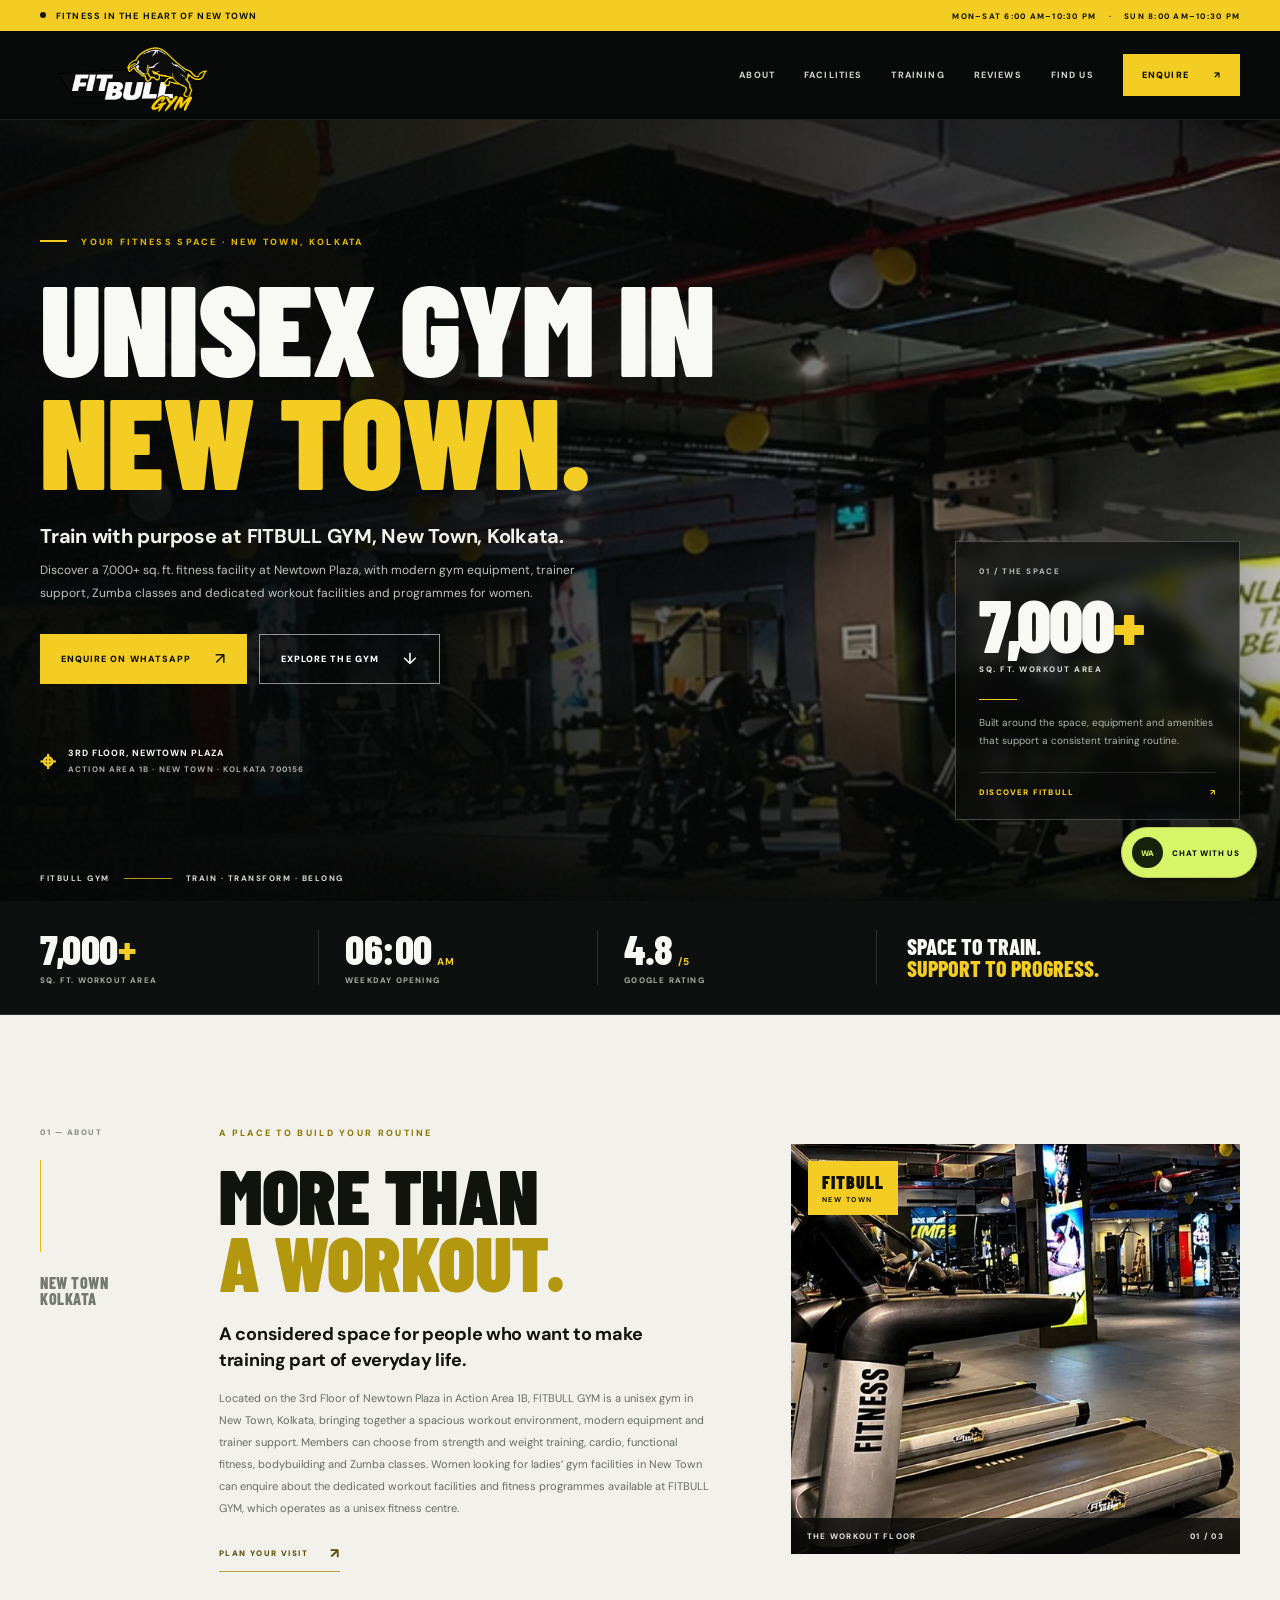
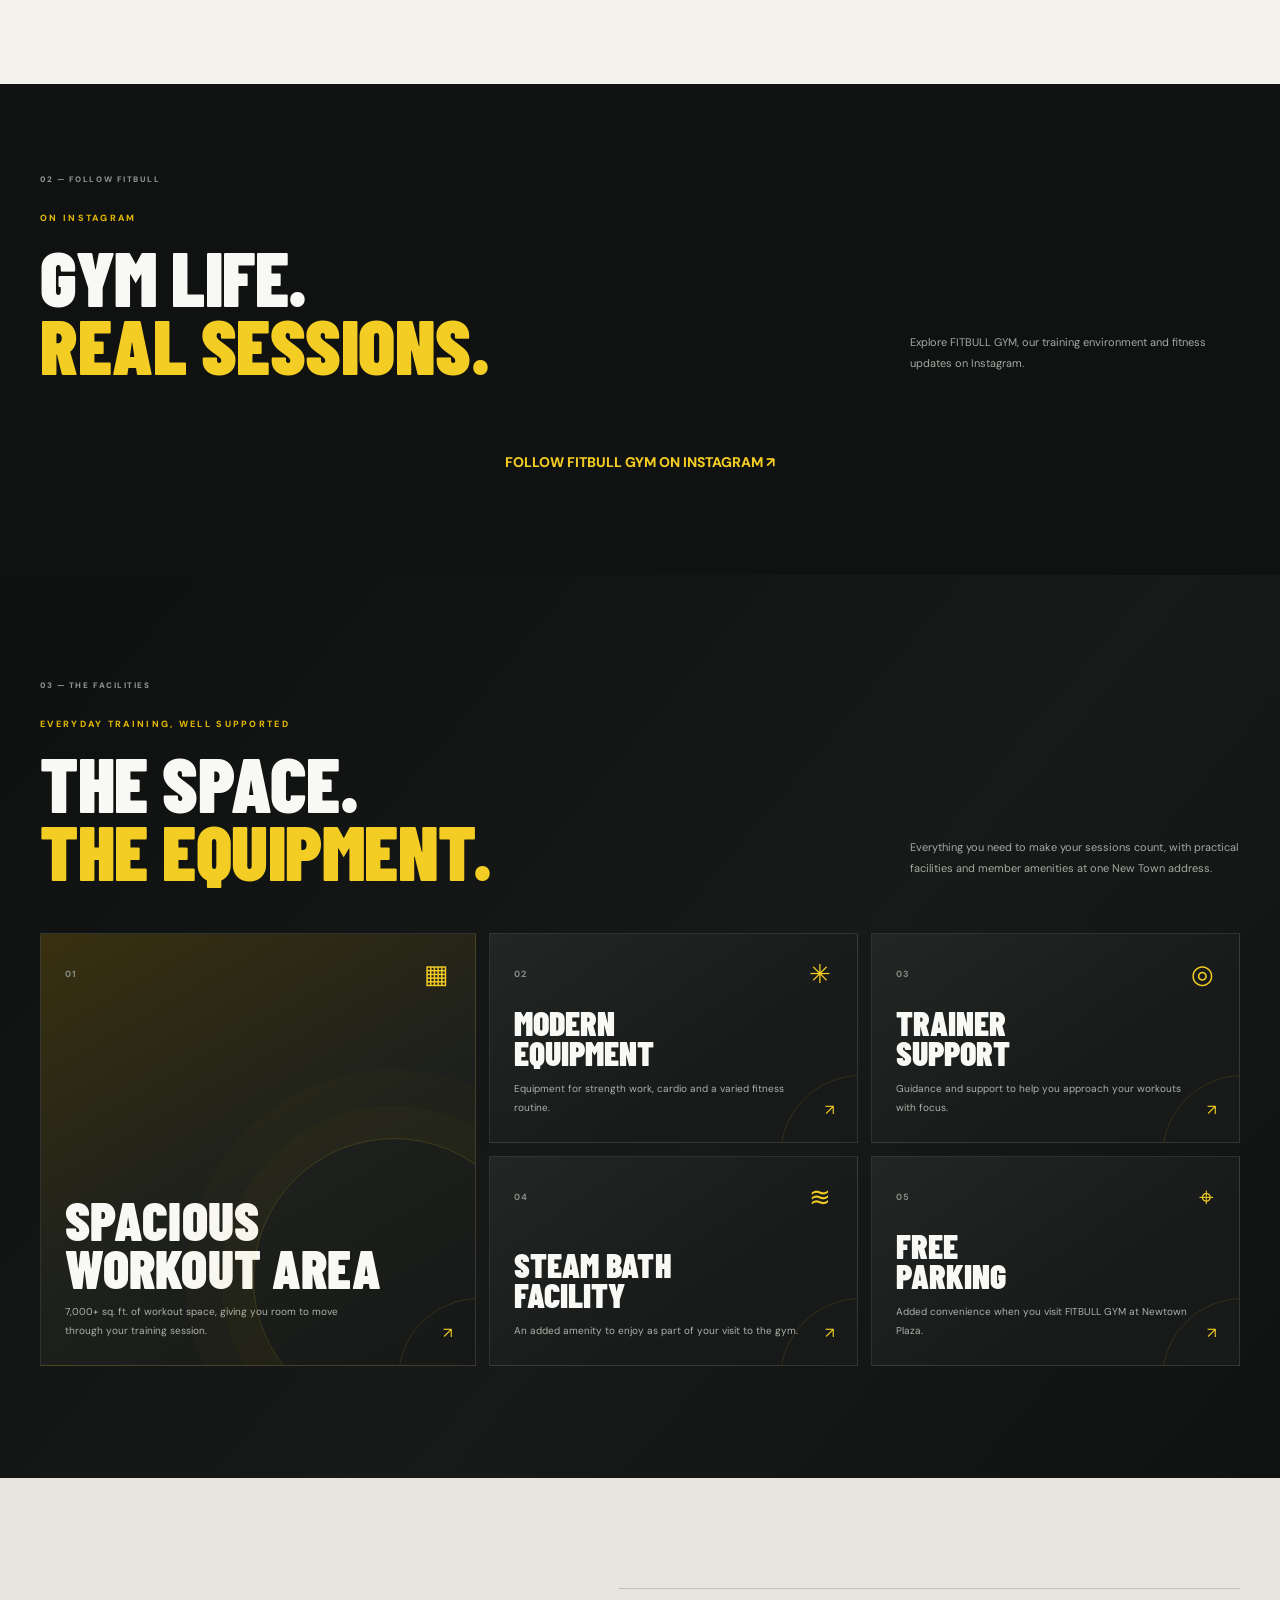
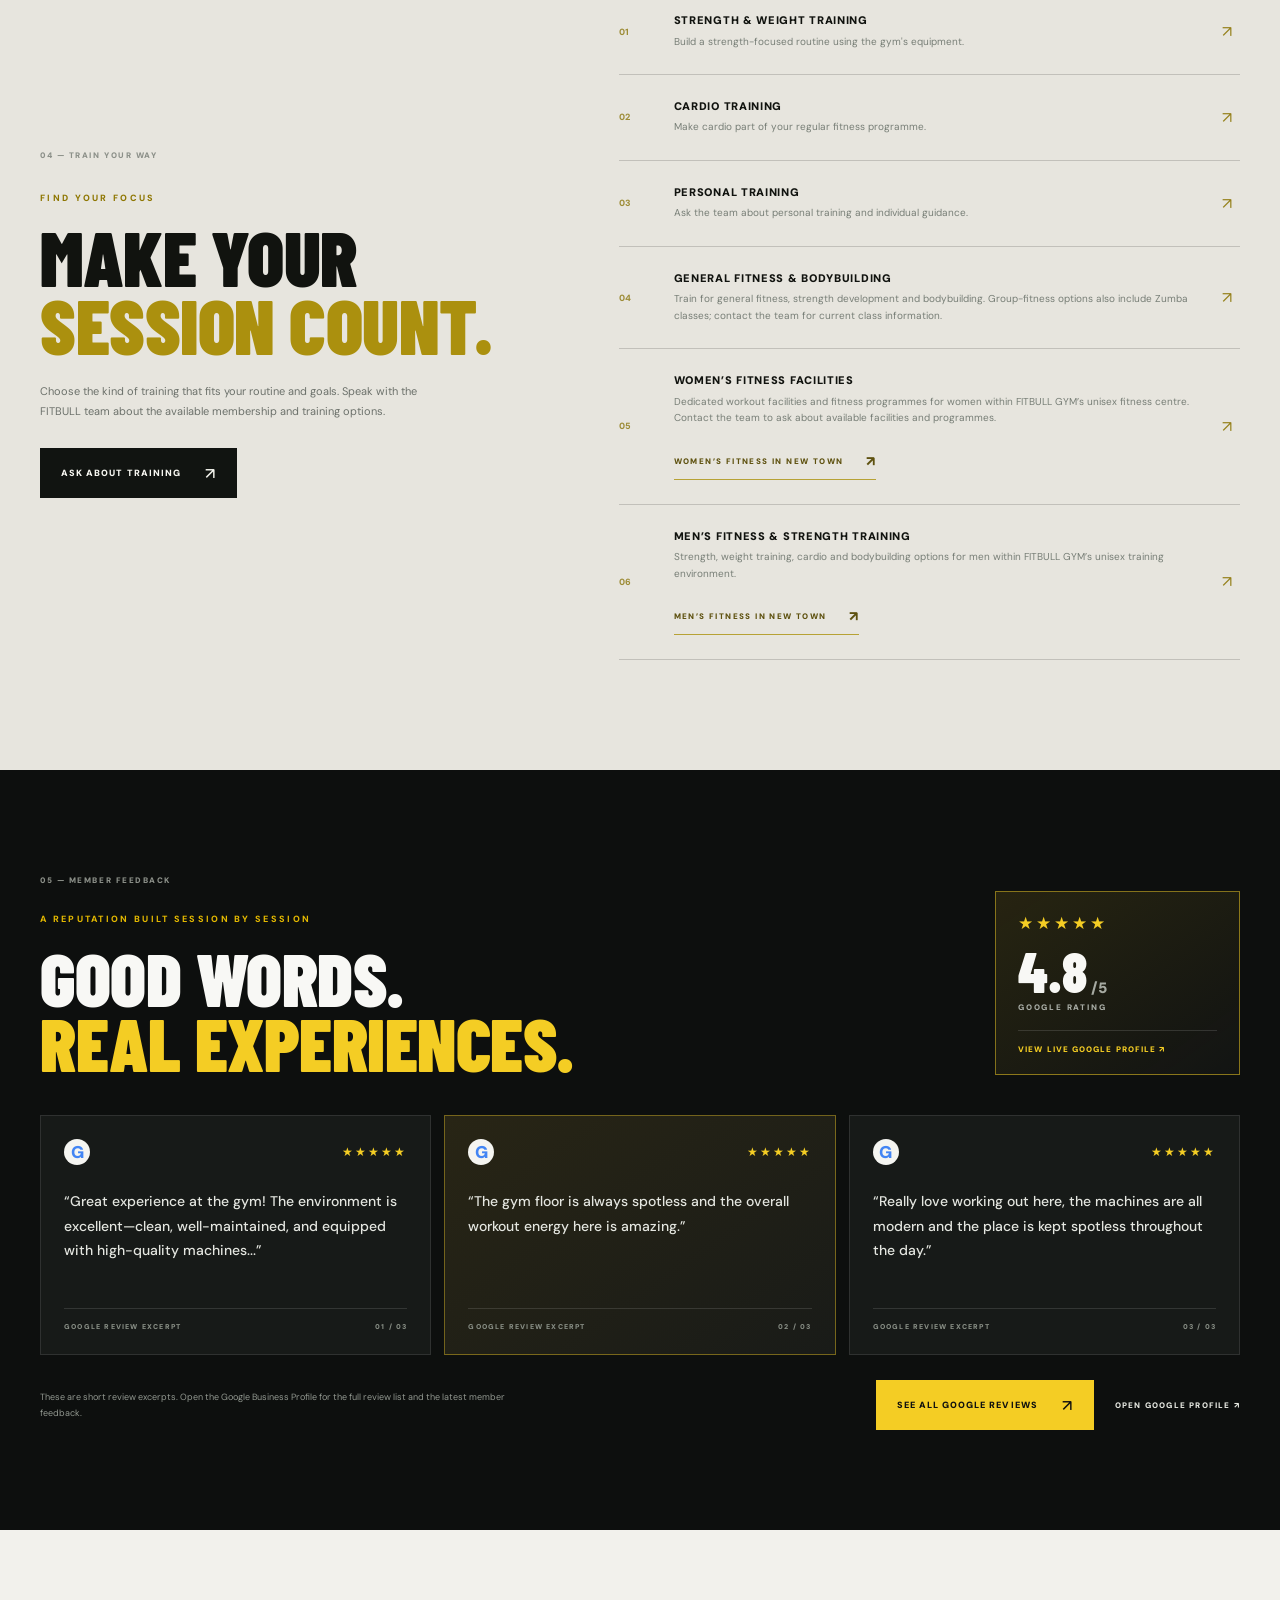
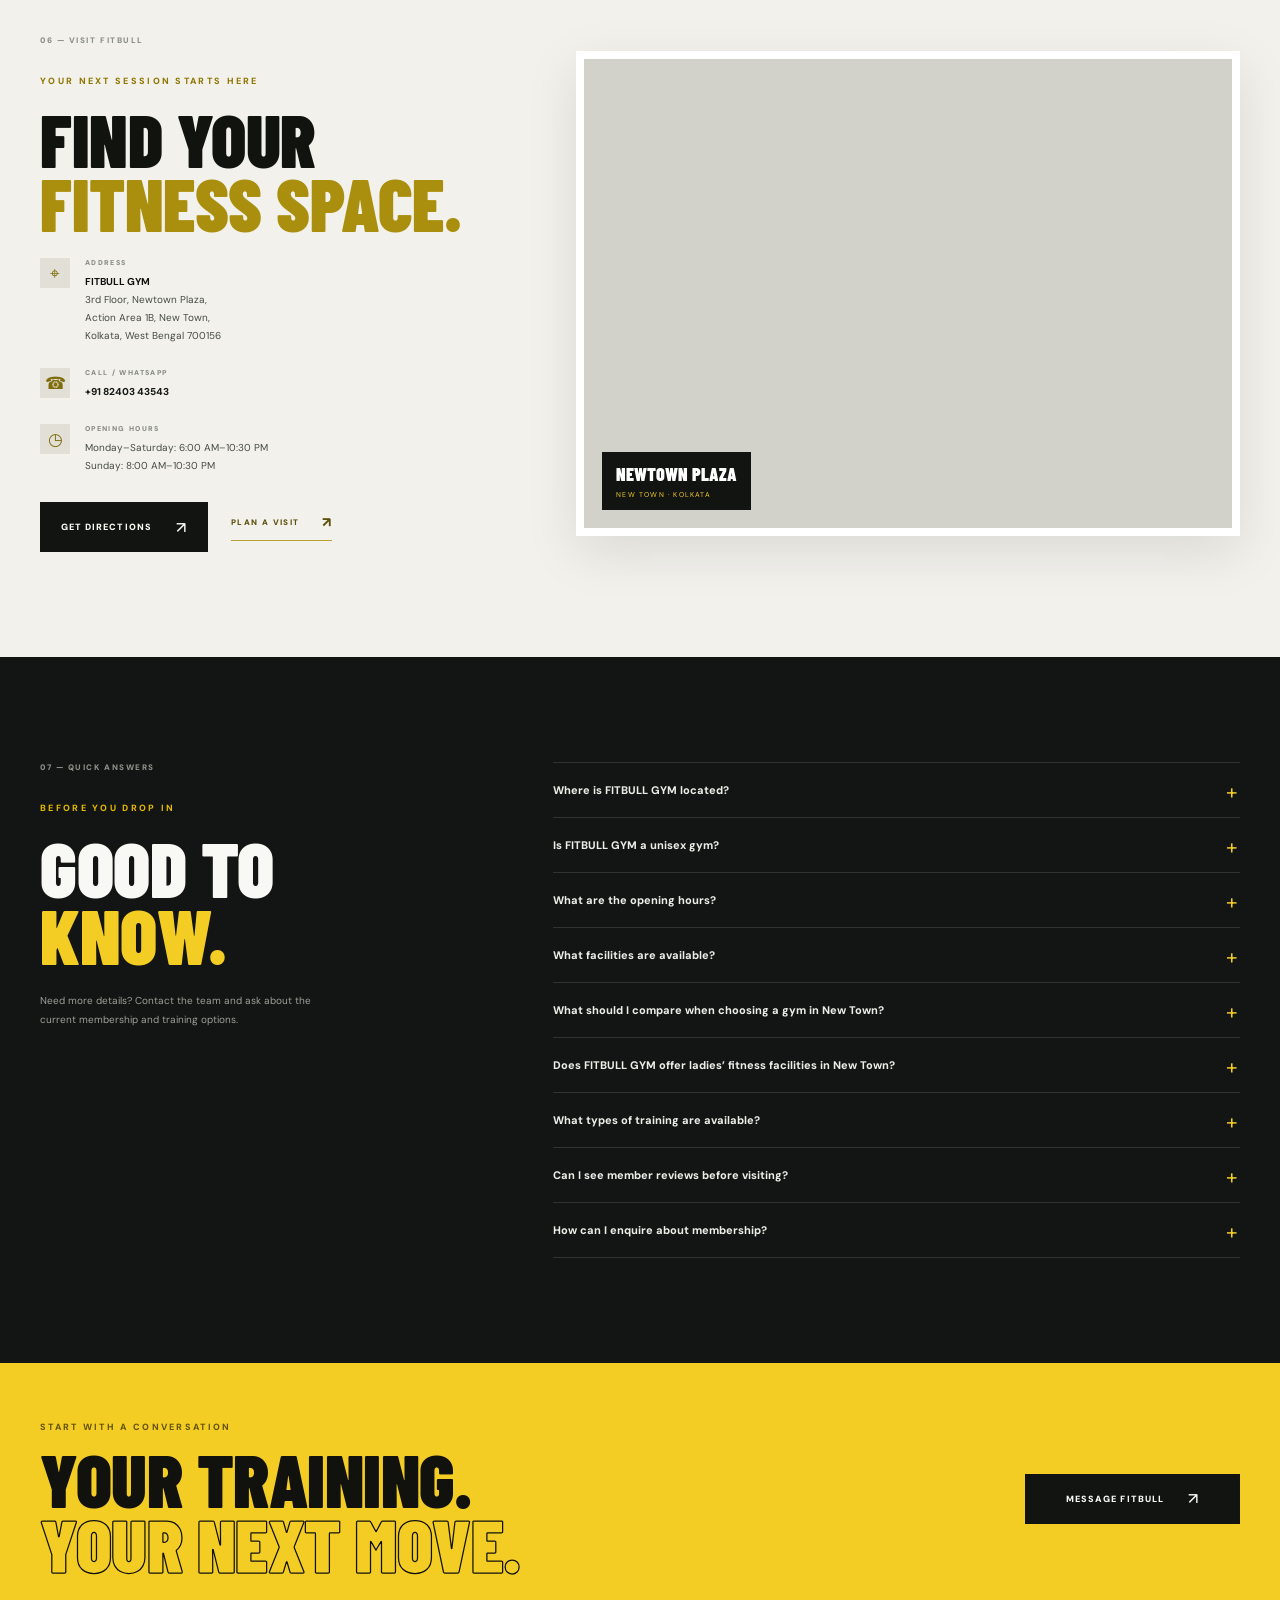
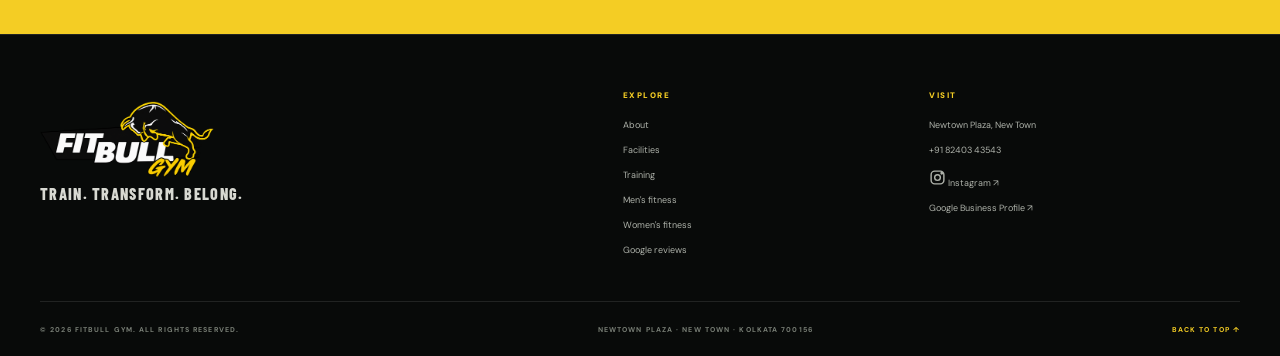
<file: index.html>
<!doctype html>
<html lang="en-IN">
<head>
  <meta charset="utf-8">
  <meta name="viewport" content="width=device-width, initial-scale=1">
  <title>FITBULL GYM | Unisex Gym in New Town, Kolkata</title>
  <meta name="description" content="FITBULL GYM is a unisex gym in New Town, Kolkata, with 7,000+ sq. ft. of training space, strength and cardio training, and women's fitness facilities.">
  <meta name="robots" content="index,follow,max-image-preview:large">
  <meta name="theme-color" content="#0a0b0b">
  <meta name="author" content="FITBULL GYM">
  <meta property="og:type" content="website">
  <meta property="og:locale" content="en_IN">
  <meta property="og:site_name" content="FITBULL GYM">
  <meta property="og:title" content="FITBULL GYM | Unisex Gym in New Town, Kolkata">
  <meta property="og:description" content="Explore FITBULL GYM, a 7,000+ sq. ft. unisex gym and fitness centre at Newtown Plaza, New Town, Kolkata.">
  <meta property="og:url" content="https://fitbullnewtown.github.io/">
  <meta property="og:image" content="https://fitbullnewtown.github.io/assets/gym-floor.webp">
  <meta name="twitter:card" content="summary_large_image">
  <meta name="twitter:title" content="FITBULL GYM | New Town, Kolkata">
  <meta name="twitter:description" content="A 7,000+ sq. ft. unisex gym and fitness centre at Newtown Plaza, New Town, Kolkata.">
  <meta name="twitter:image" content="https://fitbullnewtown.github.io/assets/gym-floor.webp">
  <link rel="canonical" href="https://fitbullnewtown.github.io/">
  <link rel="icon" type="image/png" href="assets/fitbull-logo.png">
  <link rel="preconnect" href="https://fonts.googleapis.com">
  <link rel="preconnect" href="https://fonts.gstatic.com" crossorigin>
  <link href="https://fonts.googleapis.com/css2?family=Barlow+Condensed:wght@500;600;700;800;900&family=DM+Sans:wght@400;500;600;700;800&display=swap" rel="stylesheet">
  <link rel="preload" as="image" href="assets/gym-floor.webp" fetchpriority="high">
  <link rel="stylesheet" href="style.css">
  <script type="application/ld+json">
  {
    "@context": "https://schema.org",
    "@type": "HealthClub",
    "@id": "https://fitbullnewtown.github.io/#gym",
    "name": "FITBULL GYM",
    "description": "FITBULL GYM is a 7,000+ sq. ft. unisex gym and fitness centre at Newtown Plaza, Action Area 1B, New Town, Kolkata, offering modern equipment, strength and weight training, cardio, functional fitness, personal training and dedicated women's fitness facilities.",
    "url": "https://fitbullnewtown.github.io/",
    "image": [
      "https://fitbullnewtown.github.io/assets/gym-floor.webp",
      "https://fitbullnewtown.github.io/assets/gym-treadmills.webp"
    ],
    "logo": "https://fitbullnewtown.github.io/assets/fitbull-logo.png",
    "telephone": "+91-82403-43543",
    "sameAs": [
      "https://share.google/8PywxiM51nOMdU942",
      "https://www.instagram.com/fitbullnewtown/"
    ],
    "address": {
      "@type": "PostalAddress",
      "streetAddress": "3rd Floor, Newtown Plaza, Action Area 1B",
      "addressLocality": "New Town",
      "addressRegion": "West Bengal",
      "postalCode": "700156",
      "addressCountry": "IN"
    },
    "openingHoursSpecification": [
      {
        "@type": "OpeningHoursSpecification",
        "dayOfWeek": ["Monday", "Tuesday", "Wednesday", "Thursday", "Friday", "Saturday"],
        "opens": "06:00",
        "closes": "22:30"
      },
      {
        "@type": "OpeningHoursSpecification",
        "dayOfWeek": "Sunday",
        "opens": "08:00",
        "closes": "22:30"
      }
    ],
    "amenityFeature": [
      {"@type": "LocationFeatureSpecification", "name": "7,000+ sq. ft. workout area", "value": true},
      {"@type": "LocationFeatureSpecification", "name": "Modern workout equipment", "value": true},
      {"@type": "LocationFeatureSpecification", "name": "Trainer support", "value": true},
      {"@type": "LocationFeatureSpecification", "name": "Steam bath facility", "value": true},
      {"@type": "LocationFeatureSpecification", "name": "Free parking", "value": true}
    ]
  }
  </script>
</head>
<body>
  <a class="skip-link" href="#main">Skip to content</a>
  <div class="announcement-bar">
    <div class="container announcement-inner">
      <span><i class="status-dot"></i> FITNESS IN THE HEART OF NEW TOWN</span>
      <span class="announcement-right">MON–SAT 6:00 AM–10:30 PM <b>·</b> SUN 8:00 AM–10:30 PM</span>
    </div>
  </div>

  <header class="header" id="top">
    <div class="container header-inner">
      <a class="brand" href="#top" aria-label="FITBULL GYM home"><img src="assets/fitbull-logo.png" alt="FITBULL GYM logo" width="196" height="98"></a>
      <button class="nav-toggle" type="button" aria-label="Open navigation" aria-expanded="false" aria-controls="primary-nav"><span></span><span></span></button>
      <nav class="nav" id="primary-nav" aria-label="Primary navigation">
        <a href="#about">ABOUT</a>
        <a href="#facilities">FACILITIES</a>
        <a href="#training">TRAINING</a>
        <a href="#reviews">REVIEWS</a>
        <a href="#visit">FIND US</a>
        <a class="nav-cta" href="https://wa.me/918240343543?text=Hi%20FITBULL%20GYM%2C%20I%27d%20like%20to%20know%20about%20membership." target="_blank" rel="noopener">ENQUIRE <span>↗</span></a>
      </nav>
    </div>
  </header>

  <main id="main">
    <section class="hero" aria-labelledby="hero-title">
      <div class="hero-image" role="img" aria-label="FITBULL GYM workout floor with treadmills and strength equipment"></div>
      <div class="hero-vignette"></div>
      <div class="hero-grain"></div>
      <div class="container hero-layout">
        <div class="hero-copy reveal">
          <div class="eyebrow"><span class="eyebrow-line"></span> YOUR FITNESS SPACE · NEW TOWN, KOLKATA</div>
          <h1 id="hero-title">UNISEX GYM IN<br><em>NEW TOWN.</em></h1>
          <p class="hero-lead">Train with purpose at FITBULL GYM, New Town, Kolkata.</p>
          <p class="hero-description">Discover a 7,000+ sq. ft. fitness facility at Newtown Plaza, with modern gym equipment, trainer support, Zumba classes and dedicated workout facilities and programmes for women.</p>
          <div class="hero-actions">
            <a class="button button-yellow" href="https://wa.me/918240343543?text=Hi%20FITBULL%20GYM%2C%20please%20share%20membership%20details." target="_blank" rel="noopener">ENQUIRE ON WHATSAPP <span>↗</span></a>
            <a class="button button-ghost" href="#facilities">EXPLORE THE GYM <span>↓</span></a>
          </div>
          <div class="hero-address"><span class="location-mark">⌖</span><span>3RD FLOOR, NEWTOWN PLAZA<br><small>ACTION AREA 1B · NEW TOWN · KOLKATA 700156</small></span></div>
        </div>
        <aside class="hero-feature reveal" aria-label="FITBULL GYM highlights">
          <span class="feature-index">01 / THE SPACE</span>
          <strong>7,000<span>+</span></strong>
          <span class="feature-caption">SQ. FT. WORKOUT AREA</span>
          <div class="feature-rule"></div>
          <p>Built around the space, equipment and amenities that support a consistent training routine.</p>
          <a href="#about" aria-label="Discover FITBULL GYM">DISCOVER FITBULL <span>↗</span></a>
        </aside>
      </div>
      <div class="hero-bottom container"><span>FITBULL GYM</span><span class="hero-bottom-line"></span><span>TRAIN · TRANSFORM · BELONG</span></div>
    </section>

    <section class="quick-facts" aria-label="FITBULL GYM quick facts">
      <div class="container facts-grid">
        <div class="fact"><span class="fact-number">7,000<span>+</span></span><span class="fact-label">SQ. FT. WORKOUT AREA</span></div>
        <div class="fact"><span class="fact-number">06:00<span class="small-unit">AM</span></span><span class="fact-label">WEEKDAY OPENING</span></div>
        <div class="fact"><span class="fact-number">4.8<span class="small-unit">/5</span></span><span class="fact-label">GOOGLE RATING</span></div>
        <div class="fact fact-message"><span>SPACE TO TRAIN.</span><em>SUPPORT TO PROGRESS.</em></div>
      </div>
    </section>

    <section class="section about" id="about">
      <div class="container about-layout">
        <div class="section-aside reveal"><span class="section-index">01 — ABOUT</span><span class="aside-line"></span><span class="aside-note">NEW TOWN<br>KOLKATA</span></div>
        <div class="about-text reveal">
          <div class="eyebrow dark-eyebrow">A PLACE TO BUILD YOUR ROUTINE</div>
          <h2>MORE THAN<br><em>A WORKOUT.</em></h2>
          <p class="lead-copy">A considered space for people who want to make training part of everyday life.</p>
          <p>Located on the 3rd Floor of Newtown Plaza in Action Area 1B, FITBULL GYM is a unisex gym in New Town, Kolkata, bringing together a spacious workout environment, modern equipment and trainer support. Members can choose from strength and weight training, cardio, functional fitness, bodybuilding and Zumba classes. Women looking for ladies’ gym facilities in New Town can enquire about the dedicated workout facilities and fitness programmes available at FITBULL GYM, which operates as a unisex fitness centre.</p>
          <a class="underlined-link" href="#visit">PLAN YOUR VISIT <span>↗</span></a>
        </div>
        <div class="about-visual reveal">
          <img src="assets/gym-treadmills.webp" alt="Treadmills and cardio workout area at FITBULL GYM in New Town" width="723" height="538" loading="lazy">
          <div class="photo-stamp"><span>FITBULL</span><b>NEW TOWN</b></div>
          <div class="visual-caption"><span>THE WORKOUT FLOOR</span><span>01 / 03</span></div>
        </div>
      </div>
    </section>
    <section class="instagram section-dark" id="instagram" style="padding:90px 0;">
  <div class="container">

    <div class="section-heading">
      <div>
        <span class="section-index">02 — FOLLOW FITBULL</span>
        <div class="eyebrow">ON INSTAGRAM</div>
        <h2>GYM LIFE.<br><em>REAL SESSIONS.</em></h2>
      </div>
      <p>Explore FITBULL GYM, our training environment and fitness updates on Instagram.</p>
    </div>

    <div style="max-width:540px; margin:0 auto; width:100%; overflow:hidden;">

      <blockquote   class="instagram-media"   data-instgrm-permalink="https://www.instagram.com/reel/Dd6qQ7zTpWy/"   data-instgrm-version="14"   style="background:#fff; max-width:540px; width:100%; margin:0 auto;"> </blockquote>

    </div>

    <p style="text-align:center; margin-top:25px;">
      <a href="https://www.instagram.com/fitbullnewtown/"
         target="_blank" rel="noopener"
         style="color:#f4cd24; font-weight:800;">
        FOLLOW FITBULL GYM ON INSTAGRAM ↗
      </a>
    </p>

  </div>
</section>
    <section class="facilities section-dark" id="facilities">
      <div class="container">
        <div class="section-heading reveal">
          <div><span class="section-index">03 — THE FACILITIES</span><div class="eyebrow">EVERYDAY TRAINING, WELL SUPPORTED</div><h2>THE SPACE.<br><em>THE EQUIPMENT.</em></h2></div>
          <p>Everything you need to make your sessions count, with practical facilities and member amenities at one New Town address.</p>
        </div>
        <div class="facility-grid">
          <article class="facility-card facility-card-large reveal">
            <div class="facility-top"><span>01</span><span class="facility-icon">▦</span></div>
            <div><h3>SPACIOUS<br>WORKOUT AREA</h3><p>7,000+ sq. ft. of workout space, giving you room to move through your training session.</p></div>
            <span class="facility-arrow">↗</span>
          </article>
          <article class="facility-card reveal">
            <div class="facility-top"><span>02</span><span class="facility-icon">✳</span></div>
            <div><h3>MODERN<br>EQUIPMENT</h3><p>Equipment for strength work, cardio and a varied fitness routine.</p></div>
            <span class="facility-arrow">↗</span>
          </article>
          <article class="facility-card reveal">
            <div class="facility-top"><span>03</span><span class="facility-icon">◎</span></div>
            <div><h3>TRAINER<br>SUPPORT</h3><p>Guidance and support to help you approach your workouts with focus.</p></div>
            <span class="facility-arrow">↗</span>
          </article>
          <article class="facility-card reveal">
            <div class="facility-top"><span>04</span><span class="facility-icon">≋</span></div>
            <div><h3>STEAM BATH<br>FACILITY</h3><p>An added amenity to enjoy as part of your visit to the gym.</p></div>
            <span class="facility-arrow">↗</span>
          </article>
          <article class="facility-card reveal">
            <div class="facility-top"><span>05</span><span class="facility-icon">⌖</span></div>
            <div><h3>FREE<br>PARKING</h3><p>Added convenience when you visit FITBULL GYM at Newtown Plaza.</p></div>
            <span class="facility-arrow">↗</span>
          </article>
        </div>
      </div>
    </section>

    <section class="training section" id="training">
      <div class="container training-layout">
        <div class="training-intro reveal"><span class="section-index">04 — TRAIN YOUR WAY</span><div class="eyebrow dark-eyebrow">FIND YOUR FOCUS</div><h2>MAKE YOUR<br><em>SESSION COUNT.</em></h2><p>Choose the kind of training that fits your routine and goals. Speak with the FITBULL team about the available membership and training options.</p><a class="button button-dark" href="https://wa.me/918240343543?text=Hi%20FITBULL%20GYM%2C%20please%20tell%20me%20about%20your%20training%20and%20membership%20options." target="_blank" rel="noopener">ASK ABOUT TRAINING <span>↗</span></a></div>
        <div class="training-list reveal">
          <div class="training-item"><span>01</span><div><h3>STRENGTH & WEIGHT TRAINING</h3><p>Build a strength-focused routine using the gym's equipment.</p></div><b>↗</b></div>
          <div class="training-item"><span>02</span><div><h3>CARDIO TRAINING</h3><p>Make cardio part of your regular fitness programme.</p></div><b>↗</b></div>
          <div class="training-item"><span>03</span><div><h3>PERSONAL TRAINING</h3><p>Ask the team about personal training and individual guidance.</p></div><b>↗</b></div>
          <div class="training-item"><span>04</span><div><h3>GENERAL FITNESS & BODYBUILDING</h3><p>Train for general fitness, strength development and bodybuilding. Group-fitness options also include Zumba classes; contact the team for current class information.</p></div><b>↗</b></div>
          <div class="training-item"><span>05</span><div><h3>WOMEN’S FITNESS FACILITIES</h3><p>Dedicated workout facilities and fitness programmes for women within FITBULL GYM’s unisex fitness centre. Contact the team to ask about available facilities and programmes.</p><a class="underlined-link" href="womens-fitness-new-town.html">WOMEN’S FITNESS IN NEW TOWN <span>↗</span></a></div><b>↗</b></div>
          <div class="training-item"><span>06</span><div><h3>MEN’S FITNESS &amp; STRENGTH TRAINING</h3><p>Strength, weight training, cardio and bodybuilding options for men within FITBULL GYM’s unisex training environment.</p><a class="underlined-link" href="mens-fitness-new-town.html">MEN’S FITNESS IN NEW TOWN <span>↗</span></a></div><b>↗</b></div>
        </div>
      </div>
    </section>

    <section class="reviews section-dark" id="reviews">
      <div class="container">
        <div class="reviews-heading reveal">
          <div><span class="section-index">05 — MEMBER FEEDBACK</span><div class="eyebrow">A REPUTATION BUILT SESSION BY SESSION</div><h2>GOOD WORDS.<br><em>REAL EXPERIENCES.</em></h2></div>
          <div class="rating-panel"><div class="rating-stars" aria-label="4.8 out of 5 stars">★★★★★</div><div class="rating-score">4.8<span>/5</span></div><div class="rating-label">GOOGLE RATING</div><a href="https://share.google/8PywxiM51nOMdU942" target="_blank" rel="noopener">VIEW LIVE GOOGLE PROFILE ↗</a></div>
        </div>
        <div class="review-grid">
          <article class="review-card reveal"><div class="review-card-top"><span class="google-g">G</span><span class="review-stars">★★★★★</span></div><blockquote>“Great experience at the gym! The environment is excellent—clean, well-maintained, and equipped with high-quality machines...”</blockquote><div class="review-meta"><span>GOOGLE REVIEW EXCERPT</span><span>01 / 03</span></div></article>
          <article class="review-card review-card-featured reveal"><div class="review-card-top"><span class="google-g">G</span><span class="review-stars">★★★★★</span></div><blockquote>“The gym floor is always spotless and the overall workout energy here is amazing.”</blockquote><div class="review-meta"><span>GOOGLE REVIEW EXCERPT</span><span>02 / 03</span></div></article>
          <article class="review-card reveal"><div class="review-card-top"><span class="google-g">G</span><span class="review-stars">★★★★★</span></div><blockquote>“Really love working out here, the machines are all modern and the place is kept spotless throughout the day.”</blockquote><div class="review-meta"><span>GOOGLE REVIEW EXCERPT</span><span>03 / 03</span></div></article>
        </div>
        <div class="reviews-foot reveal"><p>These are short review excerpts. Open the Google Business Profile for the full review list and the latest member feedback.</p><div class="review-actions"><a class="button button-yellow" href="https://share.google/8PywxiM51nOMdU942" target="_blank" rel="noopener">SEE ALL GOOGLE REVIEWS <span>↗</span></a><a class="text-button" href="https://share.google/8PywxiM51nOMdU942" target="_blank" rel="noopener">OPEN GOOGLE PROFILE ↗</a></div></div>
      </div>
    </section>

    <section class="visit section" id="visit">
      <div class="container visit-layout">
        <div class="visit-copy reveal"><span class="section-index">06 — VISIT FITBULL</span><div class="eyebrow dark-eyebrow">YOUR NEXT SESSION STARTS HERE</div><h2>FIND YOUR<br><em>FITNESS SPACE.</em></h2>
          <div class="visit-detail"><span class="detail-icon">⌖</span><div><small>ADDRESS</small><p><strong>FITBULL GYM</strong><br>3rd Floor, Newtown Plaza,<br>Action Area 1B, New Town,<br>Kolkata, West Bengal 700156</p></div></div>
          <div class="visit-detail"><span class="detail-icon">☎</span><div><small>CALL / WHATSAPP</small><p><a href="tel:+918240343543">+91 82403 43543</a></p></div></div>
          <div class="visit-detail"><span class="detail-icon">◷</span><div><small>OPENING HOURS</small><p>Monday–Saturday: 6:00 AM–10:30 PM<br>Sunday: 8:00 AM–10:30 PM</p></div></div>
          <div class="visit-actions"><a class="button button-dark" href="https://www.google.com/maps/search/?api=1&query=FITBULL%20GYM%20Newtown%20Plaza%20Action%20Area%201B%20New%20Town%20Kolkata%20700156" target="_blank" rel="noopener">GET DIRECTIONS <span>↗</span></a><a class="underlined-link" href="https://wa.me/918240343543?text=Hi%20FITBULL%20GYM%2C%20I%27d%20like%20to%20plan%20a%20visit." target="_blank" rel="noopener">PLAN A VISIT <span>↗</span></a></div>
        </div>
        <div class="visit-map reveal"><iframe title="Map to FITBULL GYM, Newtown Plaza, New Town, Kolkata" src="https://www.google.com/maps?q=FITBULL%20GYM%2C%20Newtown%20Plaza%2C%20Action%20Area%201B%2C%20New%20Town%2C%20Kolkata%20700156&output=embed" loading="lazy" referrerpolicy="no-referrer-when-downgrade" allowfullscreen></iframe><div class="map-caption"><span>NEWTOWN PLAZA</span><span>NEW TOWN · KOLKATA</span></div></div>
      </div>
    </section>

    <section class="faq section-dark" id="faq">
      <div class="container faq-layout">
        <div class="faq-title reveal"><span class="section-index">07 — QUICK ANSWERS</span><div class="eyebrow">BEFORE YOU DROP IN</div><h2>GOOD TO<br><em>KNOW.</em></h2><p>Need more details? Contact the team and ask about the current membership and training options.</p></div>
        <div class="faq-list reveal">
          <details><summary>Where is FITBULL GYM located?</summary><p>FITBULL GYM is on the 3rd Floor of Newtown Plaza, Action Area 1B, New Town, Kolkata, West Bengal 700156.</p></details>
          <details><summary>Is FITBULL GYM a unisex gym?</summary><p>Yes. FITBULL GYM is listed as a unisex gym in New Town, Kolkata.</p></details>
          <details><summary>What are the opening hours?</summary><p>Monday to Saturday: 6:00 AM to 10:30 PM. Sunday: 8:00 AM to 10:30 PM. Please contact the gym to confirm holiday or special-day timings.</p></details>
          <details><summary>What facilities are available?</summary><p>FITBULL GYM has a 7,000+ sq. ft. workout area, modern equipment, trainer support, a dedicated stretching area, steam bath facility, shower rooms, lockers and parking.</p></details>
          <details><summary>What should I compare when choosing a gym in New Town?</summary><p>Compare workout space, equipment, trainer support, available training options, amenities, location, opening hours and current membership terms. You can visit FITBULL GYM at Newtown Plaza to see the facility and discuss membership options.</p></details>
          <details><summary>Does FITBULL GYM offer ladies’ fitness facilities in New Town?</summary><p>Yes. FITBULL GYM is a unisex gym with dedicated workout facilities and fitness programmes for women. It is not a women-only gym. Contact the team to learn about the available facilities and programmes.</p></details>
          <details><summary>What types of training are available?</summary><p>Training options include personal training, strength and weight training, cardio, functional fitness, general fitness, bodybuilding and Zumba classes.</p></details>
          <details><summary>Can I see member reviews before visiting?</summary><p>Yes. Use the Google Reviews section above to open the FITBULL GYM Google Business Profile and read the latest reviews.</p></details>
          <details><summary>How can I enquire about membership?</summary><p>Call +91 82403 43543 or send a WhatsApp message using the enquiry links on this website.</p></details>
        </div>
      </div>
    </section>

    <section class="final-cta">
      <div class="container final-cta-inner reveal"><div><span class="eyebrow">START WITH A CONVERSATION</span><h2>YOUR TRAINING.<br><em>YOUR NEXT MOVE.</em></h2></div><a class="button button-black" href="https://wa.me/918240343543?text=Hi%20FITBULL%20GYM%2C%20please%20share%20your%20current%20membership%20options." target="_blank" rel="noopener">MESSAGE FITBULL <span>↗</span></a></div>
    </section>
  </main>

  <footer class="footer">
    <div class="container footer-main">
      <div class="footer-brand"><img src="assets/fitbull-logo.png" alt="FITBULL GYM" width="196" height="98" loading="lazy"><p>TRAIN. TRANSFORM. BELONG.</p></div>
      <div class="footer-column"><span>EXPLORE</span><a href="#about">About</a><a href="#facilities">Facilities</a><a href="#training">Training</a><a href="mens-fitness-new-town.html">Men's fitness</a><a href="womens-fitness-new-town.html">Women's fitness</a><a href="#reviews">Google reviews</a></div>
      <div class="footer-column"><span>VISIT</span><a href="#visit">Newtown Plaza, New Town</a><a href="tel:+918240343543">+91 82403 43543</a><a href="https://www.instagram.com/fitbullnewtown/"    target="_blank" rel="noopener"    aria-label="Follow FITBULL GYM on Instagram">   <svg width="17" height="17" viewBox="0 0 24 24"        fill="none" stroke="currentColor" stroke-width="2"        aria-hidden="true">     <rect x="3" y="3" width="18" height="18" rx="5"/>     <circle cx="12" cy="12" r="4"/>     <circle cx="18" cy="6" r="1" fill="currentColor"/>   </svg>   Instagram ↗ </a><a href="https://share.google/8PywxiM51nOMdU942" target="_blank" rel="noopener">Google Business Profile ↗</a></div>
    </div>
    <div class="container footer-bottom"><span>© <span id="year">2026</span> FITBULL GYM. ALL RIGHTS RESERVED.</span><span>NEWTOWN PLAZA · NEW TOWN · KOLKATA 700156</span><a href="#top">BACK TO TOP ↑</a></div>
  </footer>

  <a class="floating-whatsapp" href="https://wa.me/918240343543?text=Hi%20FITBULL%20GYM%2C%20I%27d%20like%20to%20know%20more." target="_blank" rel="noopener" aria-label="Chat with FITBULL GYM on WhatsApp"><span class="wa-glyph">WA</span><span class="wa-label">CHAT WITH US</span></a>
  <script src="script.js" defer></script>
  <script async src="https://www.instagram.com/embed.js"></script>
</body>
</html>
</file>
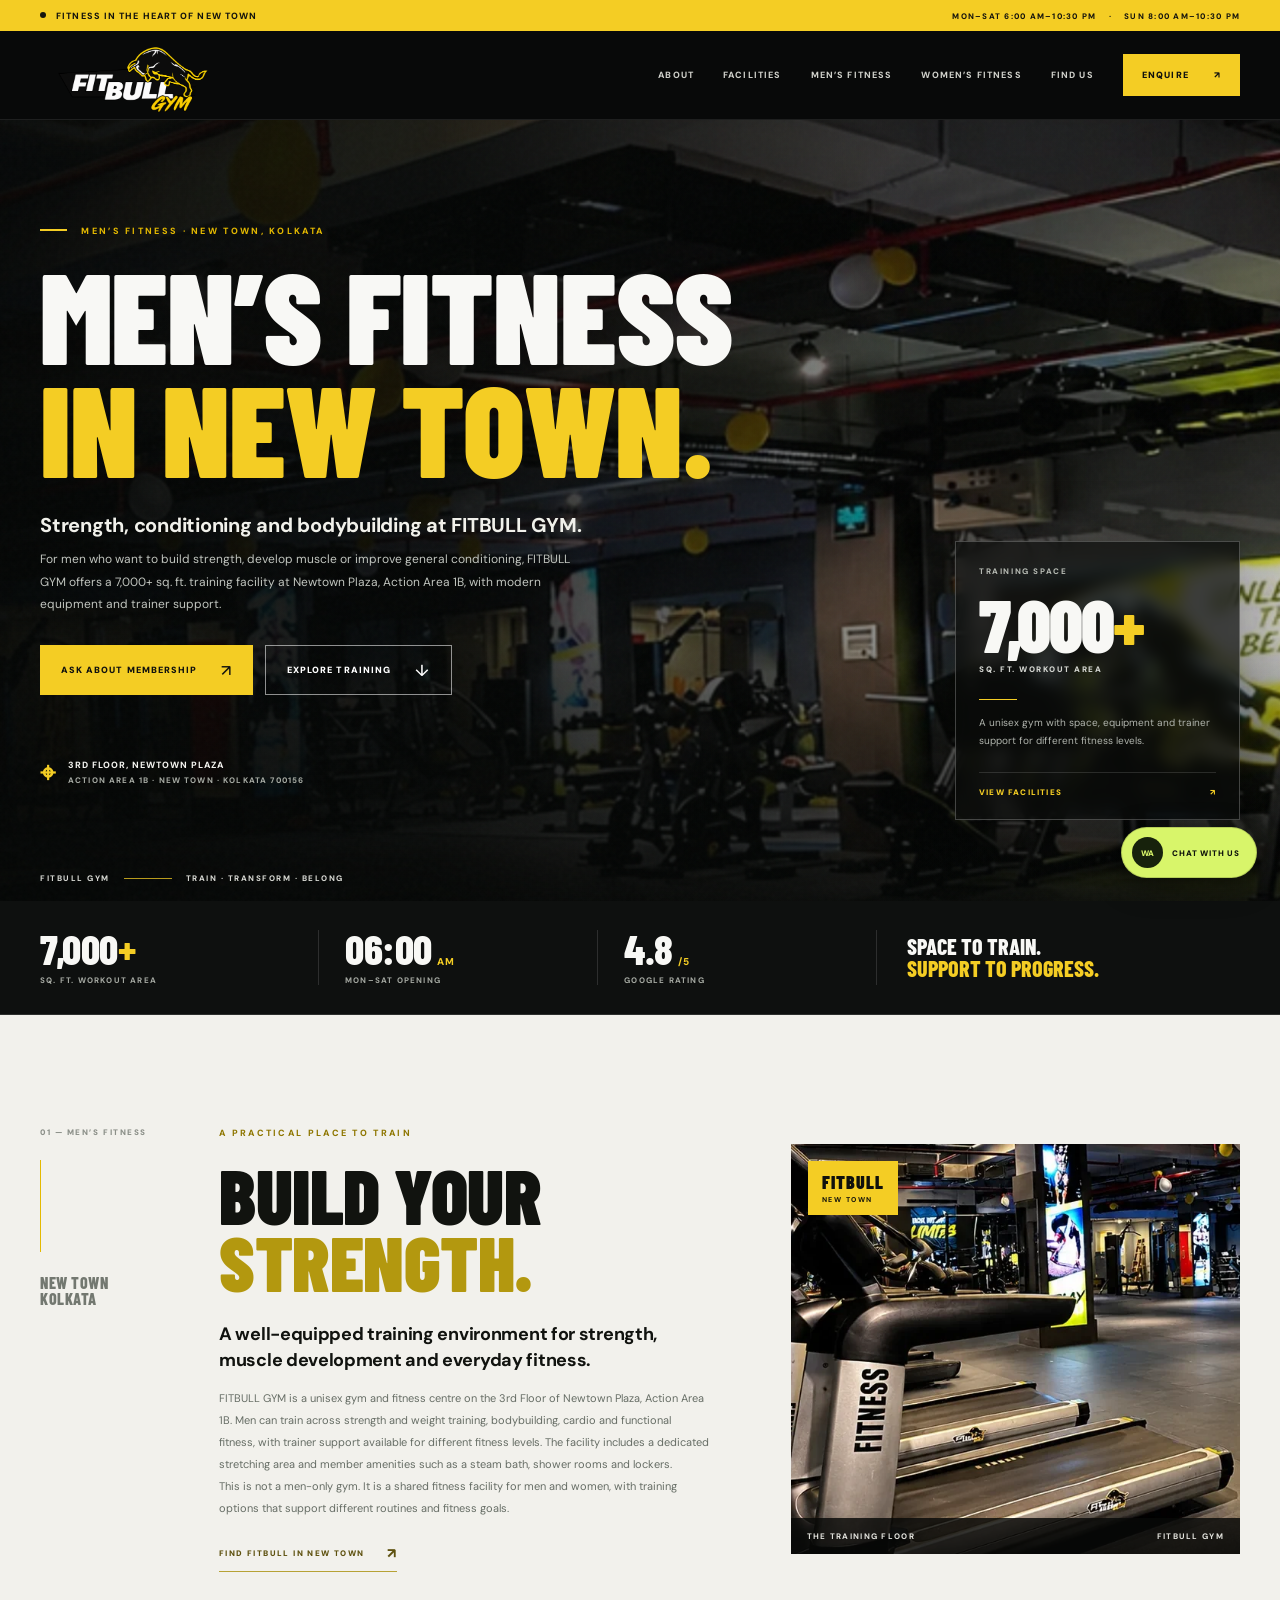
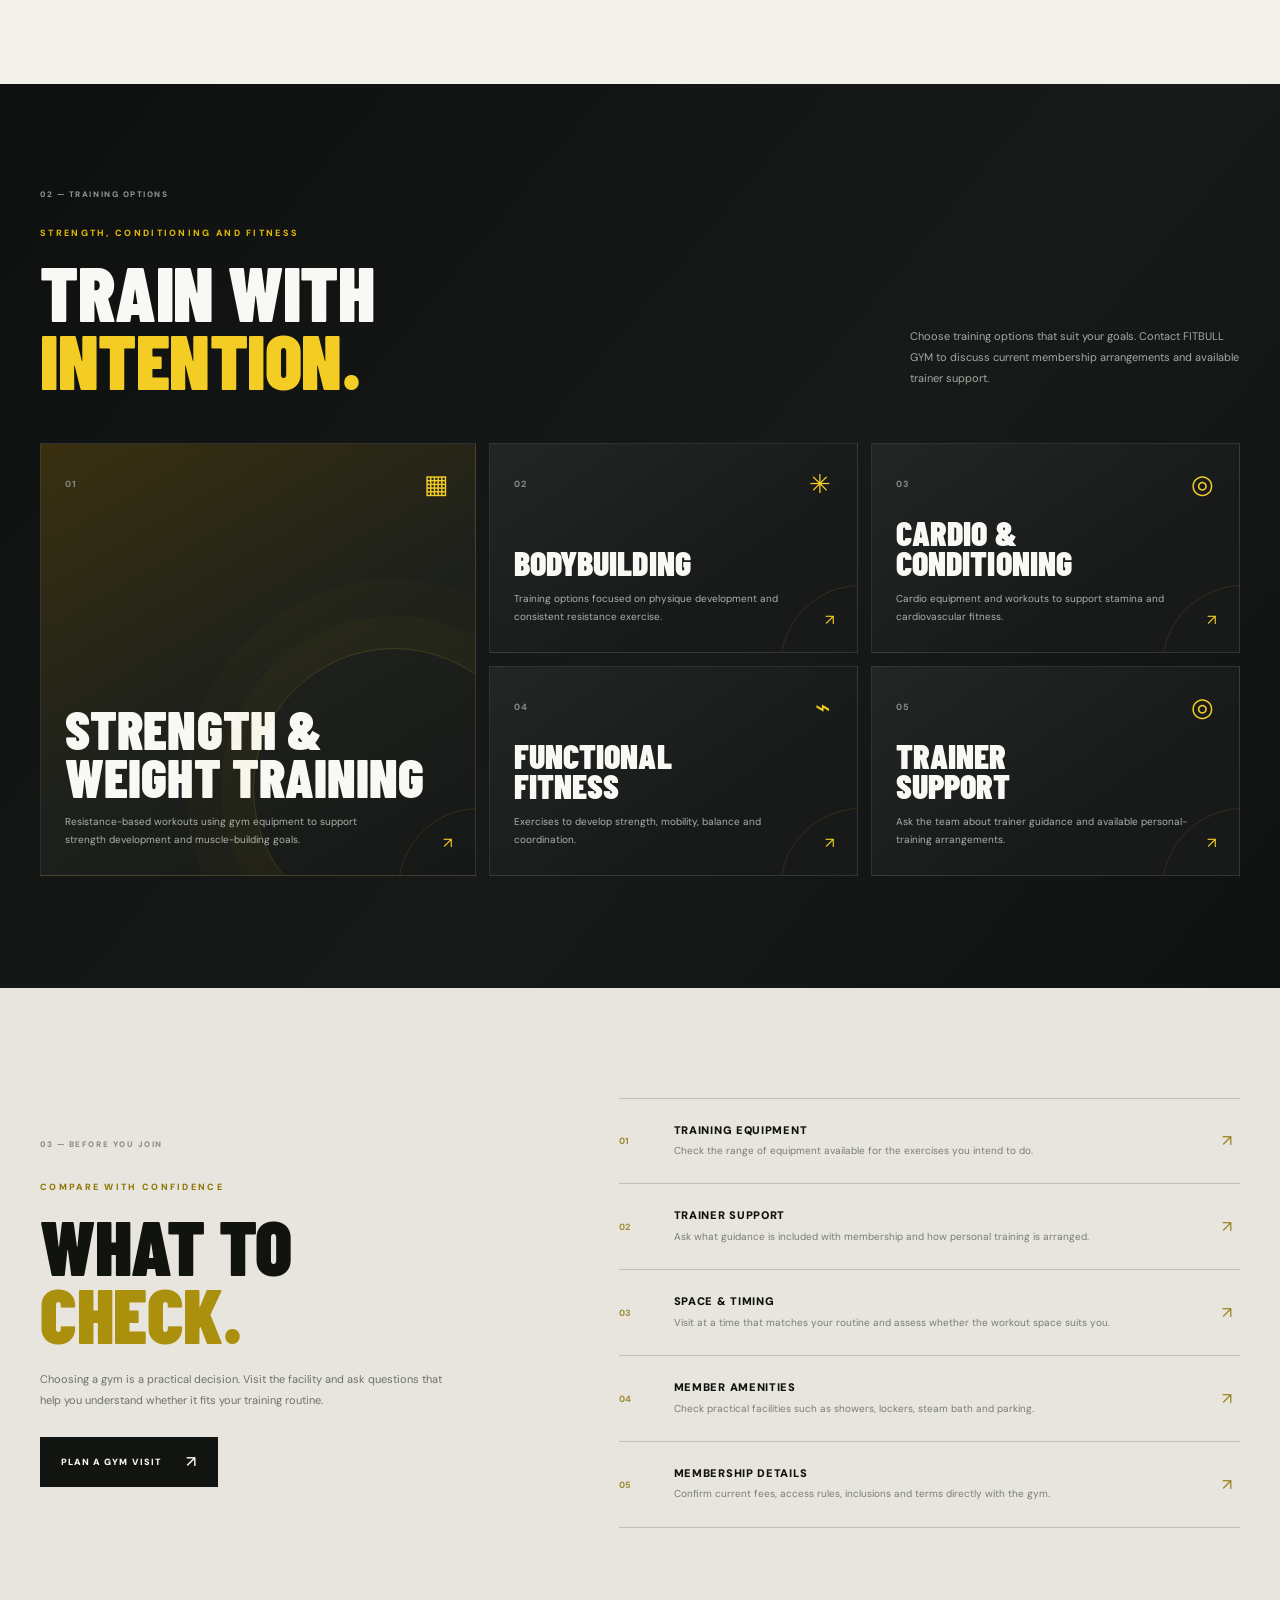
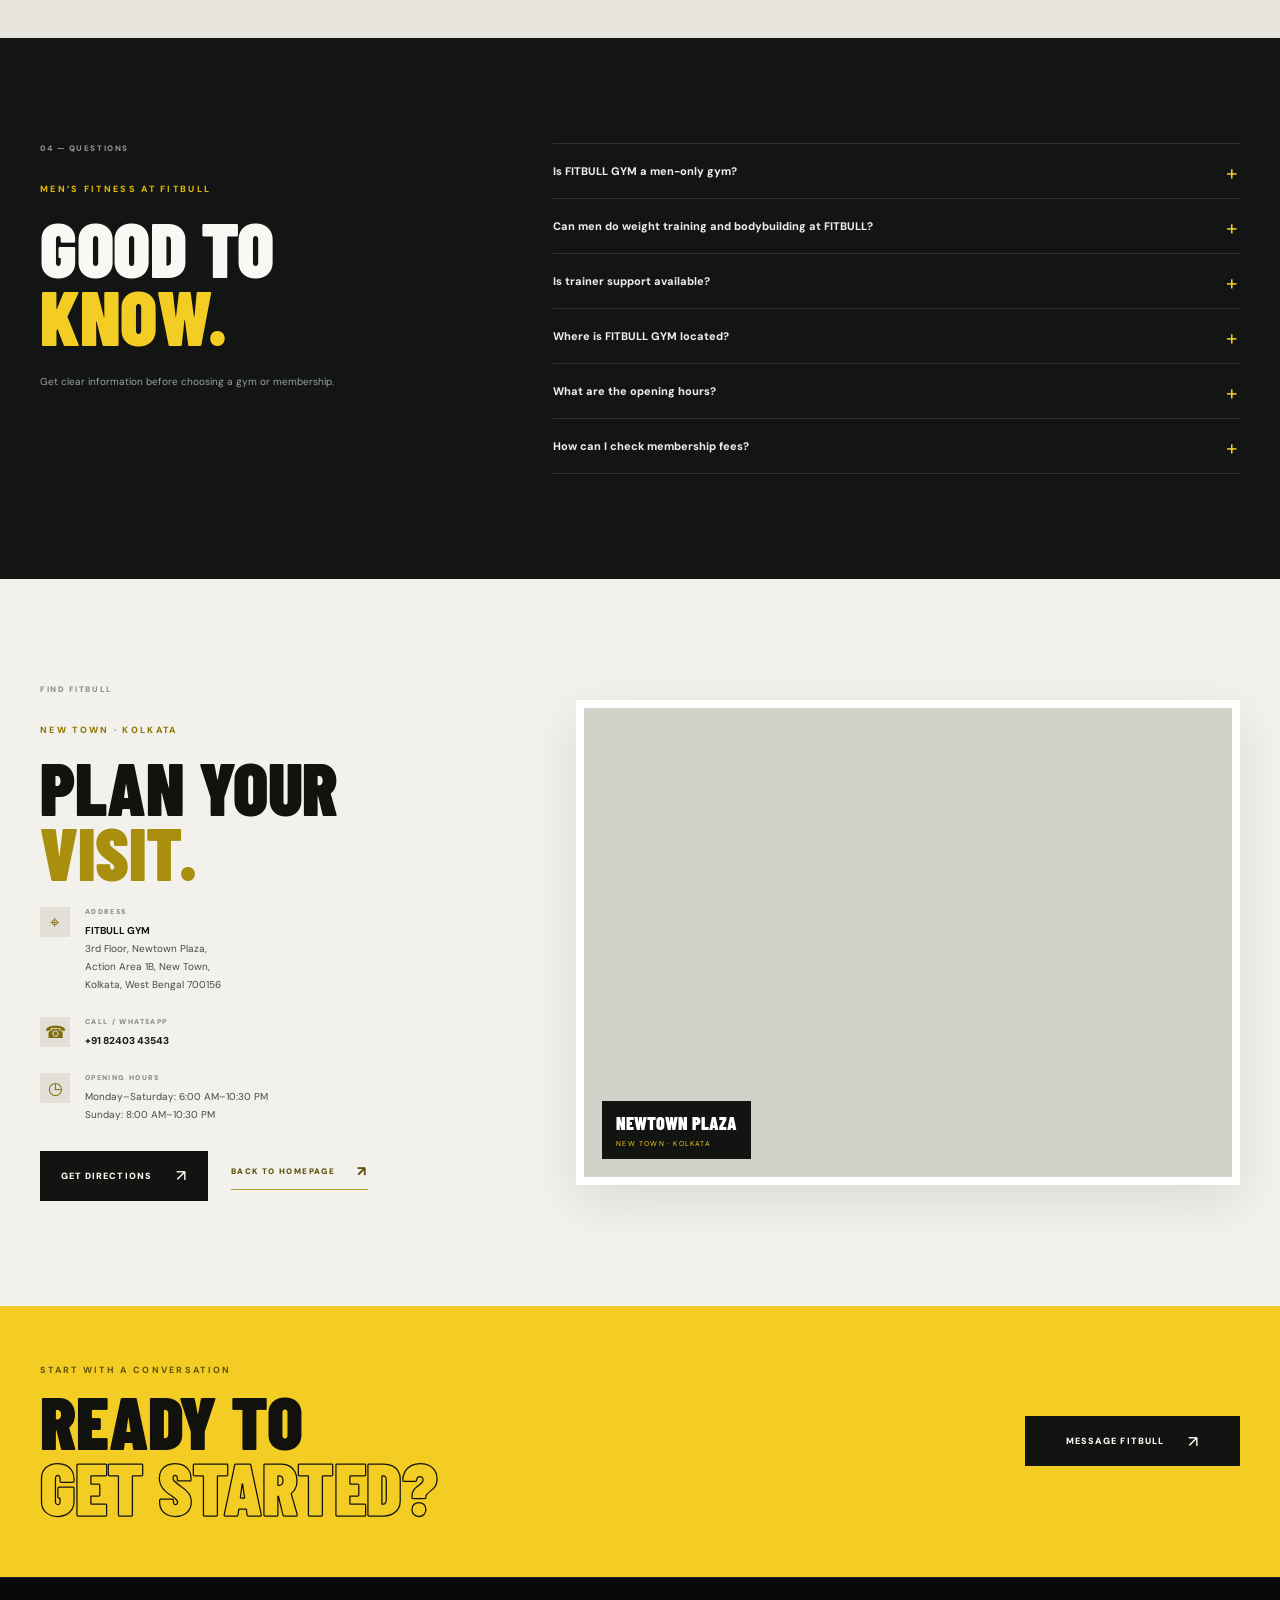
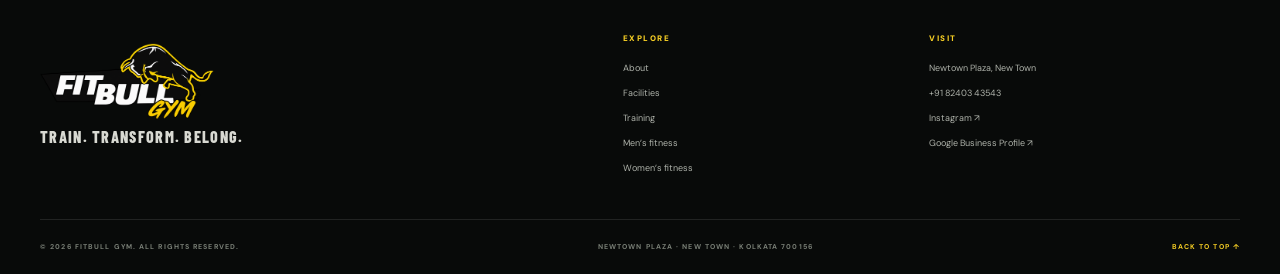
<file: mens-fitness-new-town.html>
<!doctype html>
<html lang="en-IN">
<head>
  <meta charset="utf-8">
  <meta name="viewport" content="width=device-width, initial-scale=1">
  <title>Men’s Fitness &amp; Strength Training in New Town | FITBULL GYM</title>
  <meta name="description" content="Explore strength, weight training, cardio and bodybuilding at FITBULL GYM, a 7,000+ sq. ft. unisex gym at Newtown Plaza, New Town, Kolkata.">
  <meta name="robots" content="index,follow,max-image-preview:large">
  <meta name="theme-color" content="#0a0b0b">
  <meta name="author" content="FITBULL GYM">
  <link rel="canonical" href="https://fitbullnewtown.github.io/mens-fitness-new-town.html">
  <meta property="og:type" content="website">
  <meta property="og:locale" content="en_IN">
  <meta property="og:site_name" content="FITBULL GYM">
  <meta property="og:title" content="Men’s Fitness &amp; Strength Training in New Town | FITBULL GYM">
  <meta property="og:description" content="Explore strength, weight training, cardio and bodybuilding at FITBULL GYM, a 7,000+ sq. ft. unisex gym at Newtown Plaza, New Town, Kolkata.">
  <meta property="og:url" content="https://fitbullnewtown.github.io/mens-fitness-new-town.html">
  <meta property="og:image" content="https://fitbullnewtown.github.io/assets/gym-floor.webp">
  <meta name="twitter:card" content="summary_large_image">
  <meta name="twitter:title" content="Men’s Fitness &amp; Strength Training in New Town | FITBULL GYM">
  <meta name="twitter:description" content="Explore strength, weight training, cardio and bodybuilding at FITBULL GYM, a 7,000+ sq. ft. unisex gym at Newtown Plaza, New Town, Kolkata.">
  <meta name="twitter:image" content="https://fitbullnewtown.github.io/assets/gym-floor.webp">
  <link rel="icon" type="image/png" href="assets/fitbull-logo.png">
  <link rel="preconnect" href="https://fonts.googleapis.com">
  <link rel="preconnect" href="https://fonts.gstatic.com" crossorigin>
  <link rel="preload" as="image" href="assets/gym-floor.webp" fetchpriority="high">
  <link href="https://fonts.googleapis.com/css2?family=Barlow+Condensed:wght@500;600;700;800;900&amp;family=DM+Sans:wght@400;500;600;700;800&amp;display=swap" rel="stylesheet">
  <link rel="stylesheet" href="style.css">
  <script type="application/ld+json">
{
    "@context": "https://schema.org",
    "@graph": [
        {
            "@type": "WebPage",
            "@id": "https://fitbullnewtown.github.io/mens-fitness-new-town.html#webpage",
            "url": "https://fitbullnewtown.github.io/mens-fitness-new-town.html",
            "name": "Men’s Fitness & Strength Training in New Town | FITBULL GYM",
            "description": "Explore strength, weight training, cardio and bodybuilding at FITBULL GYM, a 7,000+ sq. ft. unisex gym at Newtown Plaza, New Town, Kolkata.",
            "inLanguage": "en-IN",
            "about": {
                "@id": "https://fitbullnewtown.github.io/#gym"
            },
            "mainEntity": {
                "@type": "Service",
                "name": "Men’s fitness and strength training",
                "description": "Strength, weight training, cardio, functional fitness and bodybuilding options for men at FITBULL GYM, a unisex fitness centre in New Town, Kolkata.",
                "provider": {
                    "@id": "https://fitbullnewtown.github.io/#gym"
                },
                "areaServed": {
                    "@type": "Place",
                    "name": "New Town, Kolkata, West Bengal, India"
                }
            },
            "breadcrumb": {
                "@id": "https://fitbullnewtown.github.io/mens-fitness-new-town.html#breadcrumb"
            }
        },
        {
            "@type": "BreadcrumbList",
            "@id": "https://fitbullnewtown.github.io/mens-fitness-new-town.html#breadcrumb",
            "itemListElement": [
                {
                    "@type": "ListItem",
                    "position": 1,
                    "name": "Home",
                    "item": "https://fitbullnewtown.github.io/"
                },
                {
                    "@type": "ListItem",
                    "position": 2,
                    "name": "Men’s Fitness & Strength Training",
                    "item": "https://fitbullnewtown.github.io/mens-fitness-new-town.html"
                }
            ]
        }
    ]
}
  </script>
</head><body>
  <a class="skip-link" href="#main">Skip to content</a>
  <div class="announcement-bar">
    <div class="container announcement-inner">
      <span><i class="status-dot"></i> FITNESS IN THE HEART OF NEW TOWN</span>
      <span class="announcement-right">MON–SAT 6:00 AM–10:30 PM <b>·</b> SUN 8:00 AM–10:30 PM</span>
    </div>
  </div>
  <header class="header" id="top">
    <div class="container header-inner">
      <a class="brand" href="index.html" aria-label="FITBULL GYM home"><img src="assets/fitbull-logo.png" alt="FITBULL GYM logo" width="196" height="98"></a>
      <button class="nav-toggle" type="button" aria-label="Open navigation" aria-expanded="false" aria-controls="primary-nav"><span></span><span></span></button>
      <nav class="nav" id="primary-nav" aria-label="Primary navigation">
        <a href="index.html#about">ABOUT</a>
        <a href="index.html#facilities">FACILITIES</a>
        <a href="mens-fitness-new-town.html">MEN’S FITNESS</a>
        <a href="womens-fitness-new-town.html">WOMEN’S FITNESS</a>
        <a href="index.html#visit">FIND US</a>
        <a class="nav-cta" href="https://wa.me/918240343543?text=Hi%20FITBULL%20GYM,%20please%20share%20details%20about%20strength%20training%20and%20membership%20options." target="_blank" rel="noopener">ENQUIRE <span>↗</span></a>
      </nav>
    </div>
  </header>
  <main id="main">
    <section class="hero" aria-labelledby="hero-title">
      <div class="hero-image" role="img" aria-label="Workout floor and gym equipment at FITBULL GYM in New Town"></div>
      <div class="hero-vignette"></div><div class="hero-grain"></div>
      <div class="container hero-layout">
        <div class="hero-copy reveal">
          <div class="eyebrow"><span class="eyebrow-line"></span> MEN’S FITNESS · NEW TOWN, KOLKATA</div>
          <h1 id="hero-title">MEN’S FITNESS<br><em>IN NEW TOWN.</em></h1>
          <p class="hero-lead">Strength, conditioning and bodybuilding at FITBULL GYM.</p>
          <p class="hero-description">For men who want to build strength, develop muscle or improve general conditioning, FITBULL GYM offers a 7,000+ sq. ft. training facility at Newtown Plaza, Action Area 1B, with modern equipment and trainer support.</p>
          <div class="hero-actions">
            <a class="button button-yellow" href="https://wa.me/918240343543?text=Hi%20FITBULL%20GYM%2C%20please%20share%20membership%20and%20strength%20training%20details." target="_blank" rel="noopener">ASK ABOUT MEMBERSHIP <span>↗</span></a>
            <a class="button button-ghost" href="#training-options">EXPLORE TRAINING <span>↓</span></a>
          </div>
          <div class="hero-address"><span class="location-mark">⌖</span><span>3RD FLOOR, NEWTOWN PLAZA<br><small>ACTION AREA 1B · NEW TOWN · KOLKATA 700156</small></span></div>
        </div>
        <aside class="hero-feature reveal" aria-label="FITBULL GYM facility size">
          <span class="feature-index">TRAINING SPACE</span><strong>7,000<span>+</span></strong>
          <span class="feature-caption">SQ. FT. WORKOUT AREA</span><div class="feature-rule"></div>
          <p>A unisex gym with space, equipment and trainer support for different fitness levels.</p>
          <a href="index.html#facilities">VIEW FACILITIES <span>↗</span></a>
        </aside>
      </div>
      <div class="hero-bottom container"><span>FITBULL GYM</span><span class="hero-bottom-line"></span><span>TRAIN · TRANSFORM · BELONG</span></div>
    </section>

    <section class="quick-facts" aria-label="FITBULL GYM facts">
      <div class="container facts-grid">
        <div class="fact"><span class="fact-number">7,000<span>+</span></span><span class="fact-label">SQ. FT. WORKOUT AREA</span></div>
        <div class="fact"><span class="fact-number">06:00<span class="small-unit">AM</span></span><span class="fact-label">MON–SAT OPENING</span></div>
        <div class="fact"><span class="fact-number">4.8<span class="small-unit">/5</span></span><span class="fact-label">GOOGLE RATING</span></div>
        <div class="fact fact-message"><span>SPACE TO TRAIN.</span><em>SUPPORT TO PROGRESS.</em></div>
      </div>
    </section>

    <section class="section about" id="about-mens-fitness">
      <div class="container about-layout">
        <div class="section-aside reveal"><span class="section-index">01 — MEN’S FITNESS</span><span class="aside-line"></span><span class="aside-note">NEW TOWN<br>KOLKATA</span></div>
        <div class="about-text reveal">
          <div class="eyebrow dark-eyebrow">A PRACTICAL PLACE TO TRAIN</div>
          <h2>BUILD YOUR<br><em>STRENGTH.</em></h2>
          <p class="lead-copy">A well-equipped training environment for strength, muscle development and everyday fitness.</p>
          <p>FITBULL GYM is a unisex gym and fitness centre on the 3rd Floor of Newtown Plaza, Action Area 1B. Men can train across strength and weight training, bodybuilding, cardio and functional fitness, with trainer support available for different fitness levels. The facility includes a dedicated stretching area and member amenities such as a steam bath, shower rooms and lockers.</p>
          <p>This is not a men-only gym. It is a shared fitness facility for men and women, with training options that support different routines and fitness goals.</p>
          <a class="underlined-link" href="index.html#visit">FIND FITBULL IN NEW TOWN <span>↗</span></a>
        </div>
        <div class="about-visual reveal">
          <img src="assets/gym-treadmills.webp" alt="Cardio equipment area at FITBULL GYM, Newtown Plaza, Kolkata" width="723" height="538" loading="lazy">
          <div class="photo-stamp"><span>FITBULL</span><b>NEW TOWN</b></div>
          <div class="visual-caption"><span>THE TRAINING FLOOR</span><span>FITBULL GYM</span></div>
        </div>
      </div>
    </section>

    <section class="facilities section-dark" id="training-options">
      <div class="container">
        <div class="section-heading reveal">
          <div><span class="section-index">02 — TRAINING OPTIONS</span><div class="eyebrow">STRENGTH, CONDITIONING AND FITNESS</div><h2>TRAIN WITH<br><em>INTENTION.</em></h2></div>
          <p>Choose training options that suit your goals. Contact FITBULL GYM to discuss current membership arrangements and available trainer support.</p>
        </div>
        <div class="facility-grid">
          <article class="facility-card facility-card-large reveal"><div class="facility-top"><span>01</span><span class="facility-icon">▦</span></div><div><h3>STRENGTH &amp;<br>WEIGHT TRAINING</h3><p>Resistance-based workouts using gym equipment to support strength development and muscle-building goals.</p></div><span class="facility-arrow">↗</span></article>
          <article class="facility-card reveal"><div class="facility-top"><span>02</span><span class="facility-icon">✳</span></div><div><h3>BODYBUILDING</h3><p>Training options focused on physique development and consistent resistance exercise.</p></div><span class="facility-arrow">↗</span></article>
          <article class="facility-card reveal"><div class="facility-top"><span>03</span><span class="facility-icon">◎</span></div><div><h3>CARDIO &amp;<br>CONDITIONING</h3><p>Cardio equipment and workouts to support stamina and cardiovascular fitness.</p></div><span class="facility-arrow">↗</span></article>
          <article class="facility-card reveal"><div class="facility-top"><span>04</span><span class="facility-icon">⌁</span></div><div><h3>FUNCTIONAL<br>FITNESS</h3><p>Exercises to develop strength, mobility, balance and coordination.</p></div><span class="facility-arrow">↗</span></article>
          <article class="facility-card reveal"><div class="facility-top"><span>05</span><span class="facility-icon">◎</span></div><div><h3>TRAINER<br>SUPPORT</h3><p>Ask the team about trainer guidance and available personal-training arrangements.</p></div><span class="facility-arrow">↗</span></article>
        </div>
      </div>
    </section>

    <section class="training section" id="choosing-a-gym">
      <div class="container training-layout">
        <div class="training-intro reveal"><span class="section-index">03 — BEFORE YOU JOIN</span><div class="eyebrow dark-eyebrow">COMPARE WITH CONFIDENCE</div><h2>WHAT TO<br><em>CHECK.</em></h2><p>Choosing a gym is a practical decision. Visit the facility and ask questions that help you understand whether it fits your training routine.</p><a class="button button-dark" href="https://wa.me/918240343543?text=Hi%20FITBULL%20GYM%2C%20I%27d%20like%20to%20arrange%20a%20visit%20and%20ask%20about%20membership." target="_blank" rel="noopener">PLAN A GYM VISIT <span>↗</span></a></div>
        <div class="training-list reveal">
          <div class="training-item"><span>01</span><div><h3>TRAINING EQUIPMENT</h3><p>Check the range of equipment available for the exercises you intend to do.</p></div><b>↗</b></div>
          <div class="training-item"><span>02</span><div><h3>TRAINER SUPPORT</h3><p>Ask what guidance is included with membership and how personal training is arranged.</p></div><b>↗</b></div>
          <div class="training-item"><span>03</span><div><h3>SPACE &amp; TIMING</h3><p>Visit at a time that matches your routine and assess whether the workout space suits you.</p></div><b>↗</b></div>
          <div class="training-item"><span>04</span><div><h3>MEMBER AMENITIES</h3><p>Check practical facilities such as showers, lockers, steam bath and parking.</p></div><b>↗</b></div>
          <div class="training-item"><span>05</span><div><h3>MEMBERSHIP DETAILS</h3><p>Confirm current fees, access rules, inclusions and terms directly with the gym.</p></div><b>↗</b></div>
        </div>
      </div>
    </section>

    <section class="faq section-dark" id="mens-faq">
      <div class="container faq-layout">
        <div class="faq-title reveal"><span class="section-index">04 — QUESTIONS</span><div class="eyebrow">MEN’S FITNESS AT FITBULL</div><h2>GOOD TO<br><em>KNOW.</em></h2><p>Get clear information before choosing a gym or membership.</p></div>
        <div class="faq-list reveal">
          <details><summary>Is FITBULL GYM a men-only gym?</summary><p>No. FITBULL GYM is a unisex gym and fitness centre. Men and women can use the gym, and dedicated workout facilities and programmes are also available for women.</p></details>
          <details><summary>Can men do weight training and bodybuilding at FITBULL?</summary><p>Yes. Weight training, strength training and bodybuilding are among the training options listed by FITBULL GYM.</p></details>
          <details><summary>Is trainer support available?</summary><p>FITBULL GYM provides trainer support. Contact the team to confirm the current personal-training arrangements and membership inclusions.</p></details>
          <details><summary>Where is FITBULL GYM located?</summary><p>FITBULL GYM is on the 3rd Floor of Newtown Plaza, Action Area 1B, New Town, Kolkata, West Bengal 700156.</p></details>
          <details><summary>What are the opening hours?</summary><p>Monday to Saturday: 6:00 AM to 10:30 PM. Sunday: 8:00 AM to 10:30 PM.</p></details>
          <details><summary>How can I check membership fees?</summary><p>Call +91 82403 43543 or message FITBULL GYM on WhatsApp for current membership plans, inclusions and terms.</p></details>
        </div>
      </div>
    </section>
    <section class="visit section" id="visit">
      <div class="container visit-layout">
        <div class="visit-copy reveal"><span class="section-index">FIND FITBULL</span><div class="eyebrow dark-eyebrow">NEW TOWN · KOLKATA</div><h2>PLAN YOUR<br><em>VISIT.</em></h2>
          <div class="visit-detail"><span class="detail-icon">⌖</span><div><small>ADDRESS</small><p><strong>FITBULL GYM</strong><br>3rd Floor, Newtown Plaza,<br>Action Area 1B, New Town,<br>Kolkata, West Bengal 700156</p></div></div>
          <div class="visit-detail"><span class="detail-icon">☎</span><div><small>CALL / WHATSAPP</small><p><a href="tel:+918240343543">+91 82403 43543</a></p></div></div>
          <div class="visit-detail"><span class="detail-icon">◷</span><div><small>OPENING HOURS</small><p>Monday–Saturday: 6:00 AM–10:30 PM<br>Sunday: 8:00 AM–10:30 PM</p></div></div>
          <div class="visit-actions"><a class="button button-dark" href="https://www.google.com/maps/search/?api=1&query=FITBULL%20GYM%20Newtown%20Plaza%20Action%20Area%201B%20New%20Town%20Kolkata%20700156" target="_blank" rel="noopener">GET DIRECTIONS <span>↗</span></a><a class="underlined-link" href="index.html">BACK TO HOMEPAGE <span>↗</span></a></div>
        </div>
        <div class="visit-map reveal"><iframe title="Map to FITBULL GYM, Newtown Plaza, New Town, Kolkata" src="https://www.google.com/maps?q=FITBULL%20GYM%2C%20Newtown%20Plaza%2C%20Action%20Area%201B%2C%20New%20Town%2C%20Kolkata%20700156&amp;output=embed" loading="lazy" referrerpolicy="no-referrer-when-downgrade" allowfullscreen></iframe><div class="map-caption"><span>NEWTOWN PLAZA</span><span>NEW TOWN · KOLKATA</span></div></div>
      </div>
    </section>
    <section class="final-cta"><div class="container final-cta-inner reveal"><div><span class="eyebrow">START WITH A CONVERSATION</span><h2>READY TO<br><em>GET STARTED?</em></h2></div><a class="button button-black" href="https://wa.me/918240343543?text=Hi%20FITBULL%20GYM%2C%20please%20share%20your%20current%20membership%20options." target="_blank" rel="noopener">MESSAGE FITBULL <span>↗</span></a></div></section>
  </main>
  <footer class="footer">
    <div class="container footer-main">
      <div class="footer-brand"><img src="assets/fitbull-logo.png" alt="FITBULL GYM" width="196" height="98" loading="lazy"><p>TRAIN. TRANSFORM. BELONG.</p></div>
      <div class="footer-column"><span>EXPLORE</span><a href="index.html#about">About</a><a href="index.html#facilities">Facilities</a><a href="index.html#training">Training</a><a href="mens-fitness-new-town.html">Men’s fitness</a><a href="womens-fitness-new-town.html">Women’s fitness</a></div>
      <div class="footer-column"><span>VISIT</span><a href="index.html#visit">Newtown Plaza, New Town</a><a href="tel:+918240343543">+91 82403 43543</a><a href="https://www.instagram.com/fitbullnewtown/" target="_blank" rel="noopener">Instagram ↗</a><a href="https://share.google/8PywxiM51nOMdU942" target="_blank" rel="noopener">Google Business Profile ↗</a></div>
    </div>
    <div class="container footer-bottom"><span>© <span id="year">2026</span> FITBULL GYM. ALL RIGHTS RESERVED.</span><span>NEWTOWN PLAZA · NEW TOWN · KOLKATA 700156</span><a href="#top">BACK TO TOP ↑</a></div>
  </footer>
  <a class="floating-whatsapp" href="https://wa.me/918240343543?text=Hi%20FITBULL%20GYM,%20I%20would%20like%20to%20know%20about%20membership%20and%20training%20options." target="_blank" rel="noopener" aria-label="Chat with FITBULL GYM on WhatsApp"><span class="wa-glyph">WA</span><span class="wa-label">CHAT WITH US</span></a>
  <script src="script.js" defer></script>
</body>
</html>
</file>
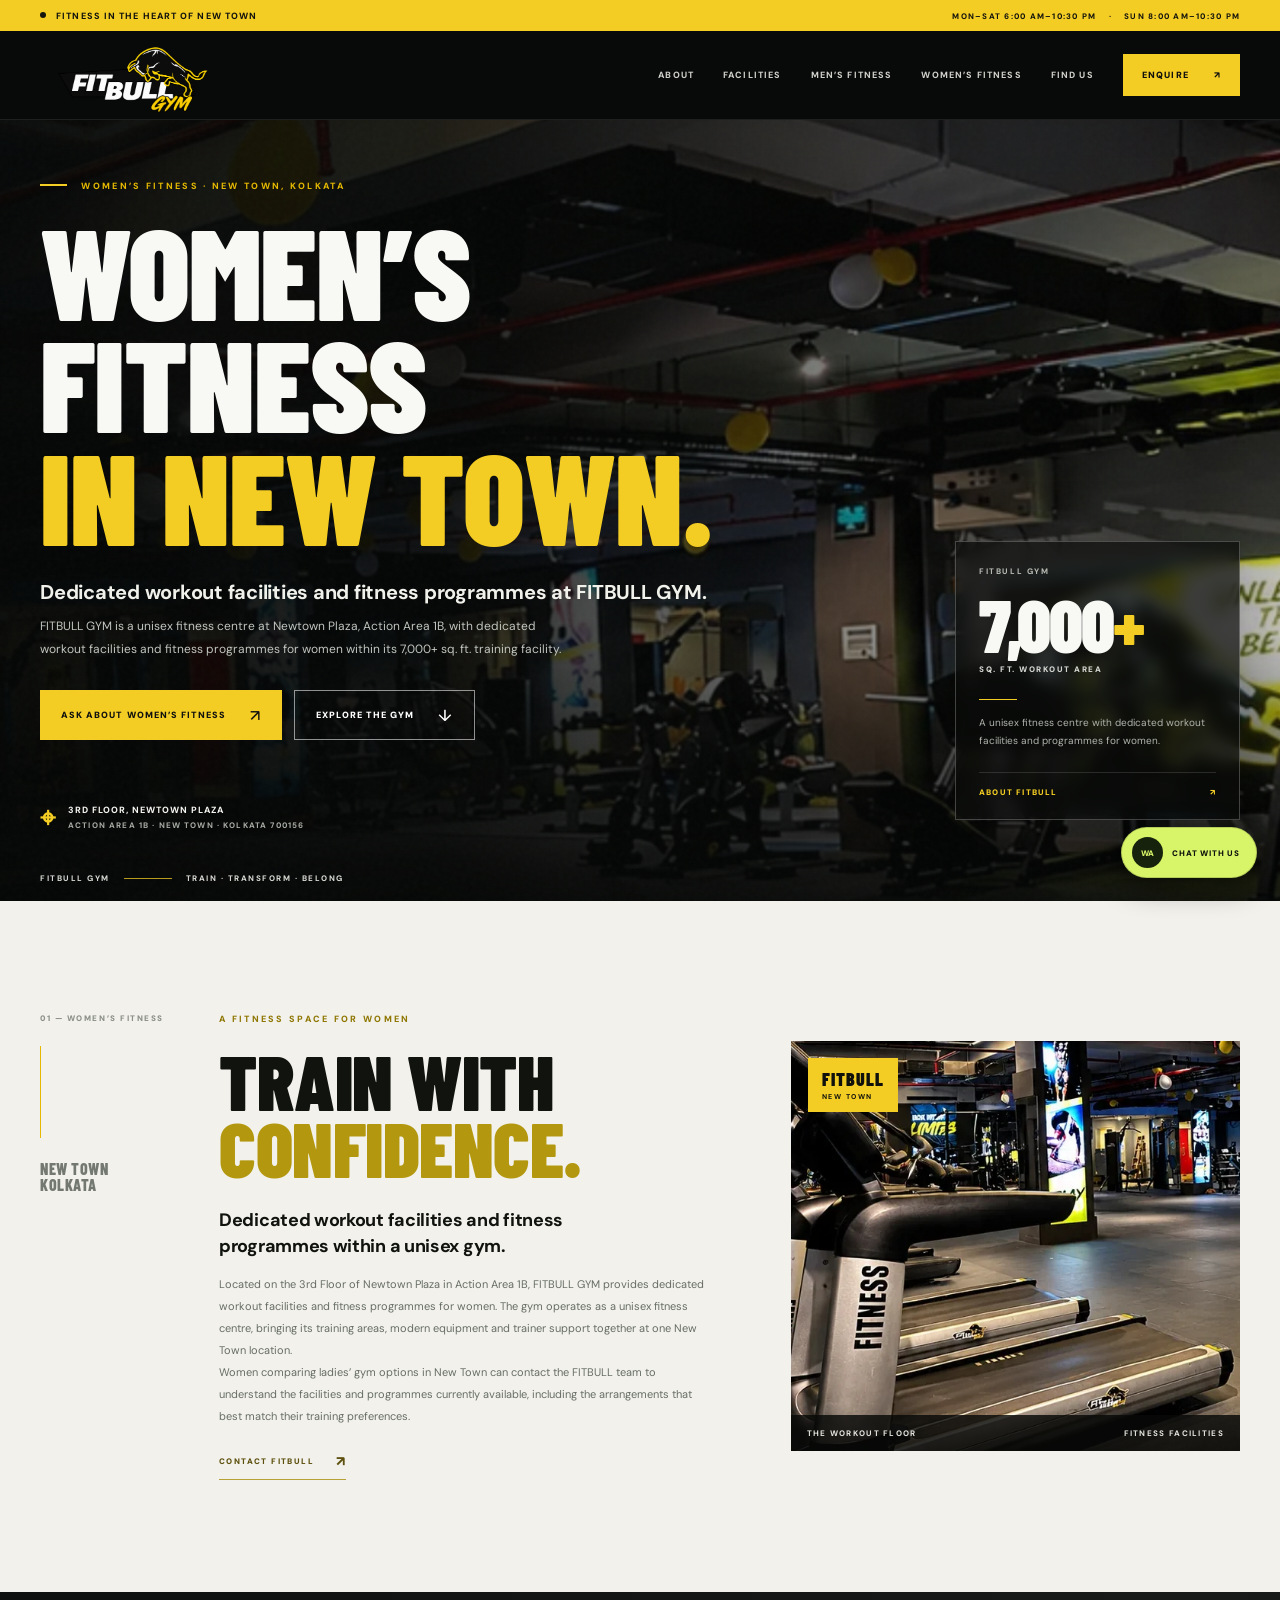
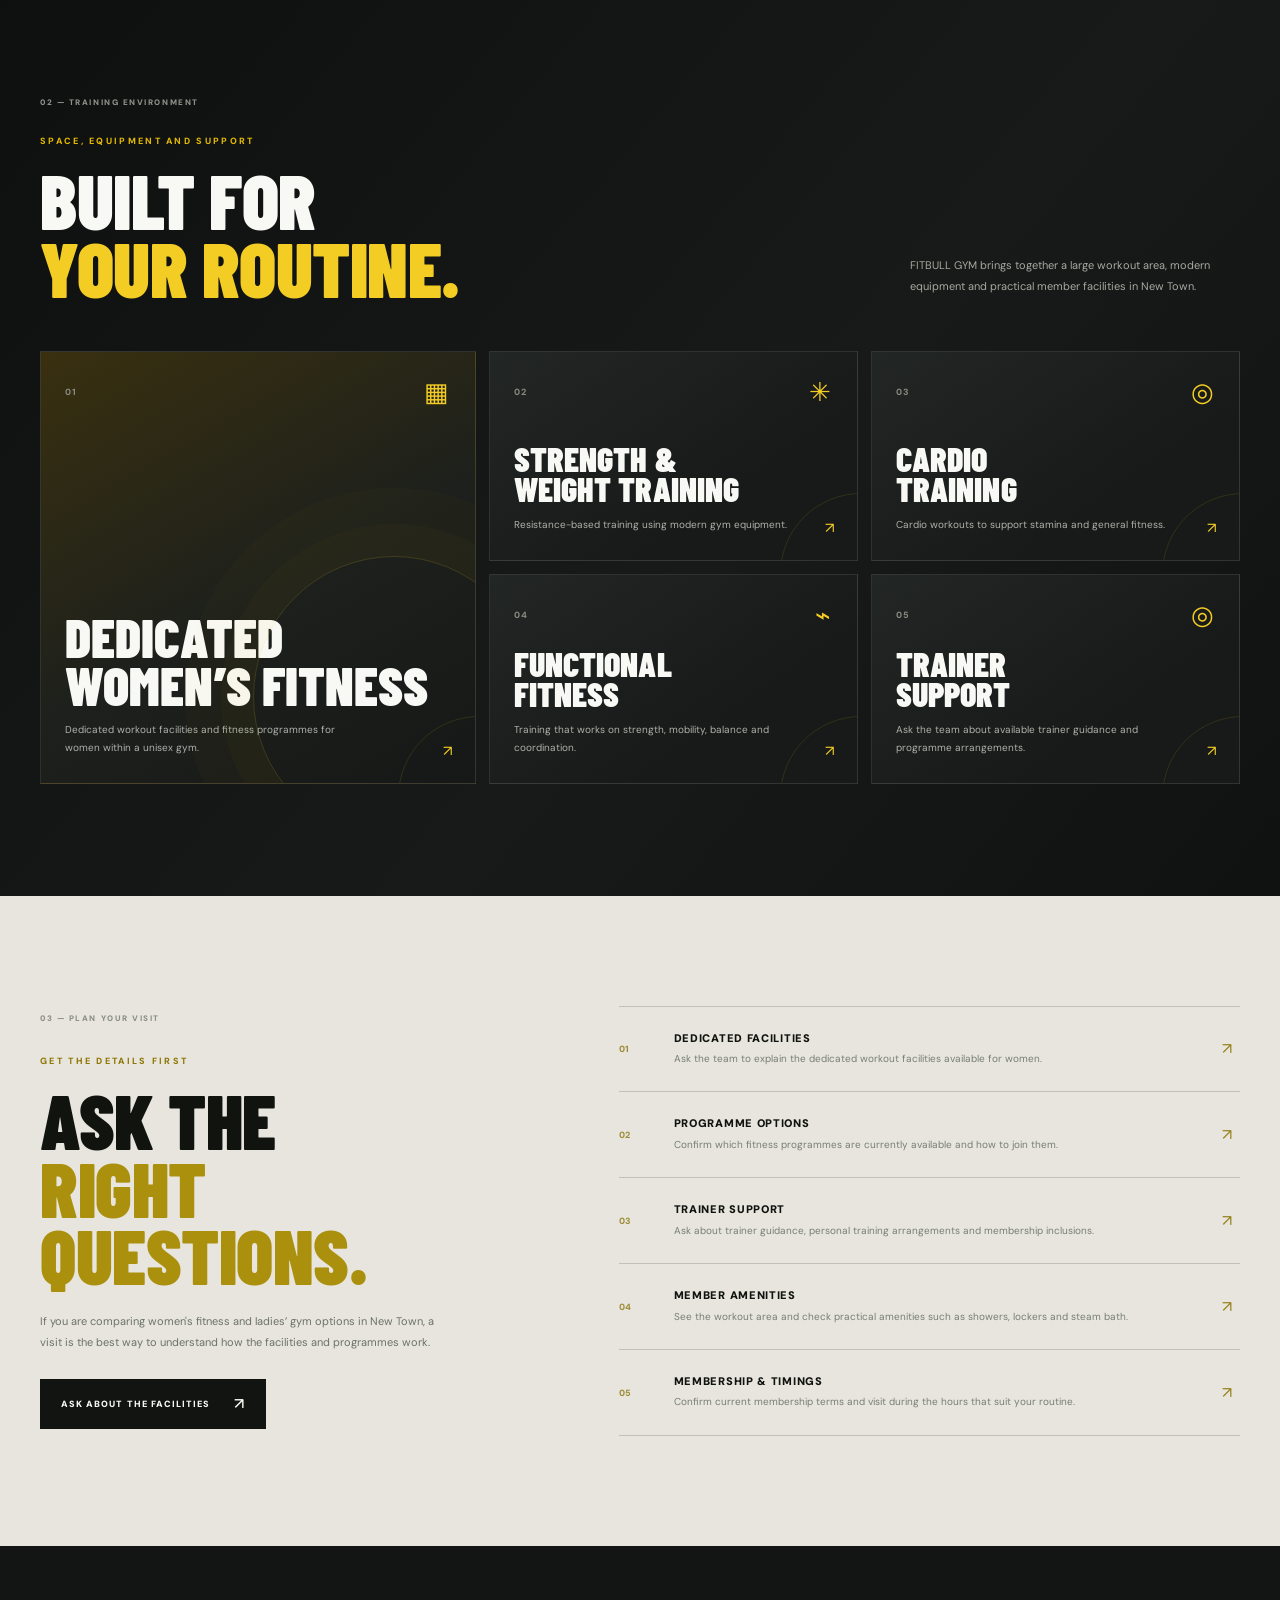
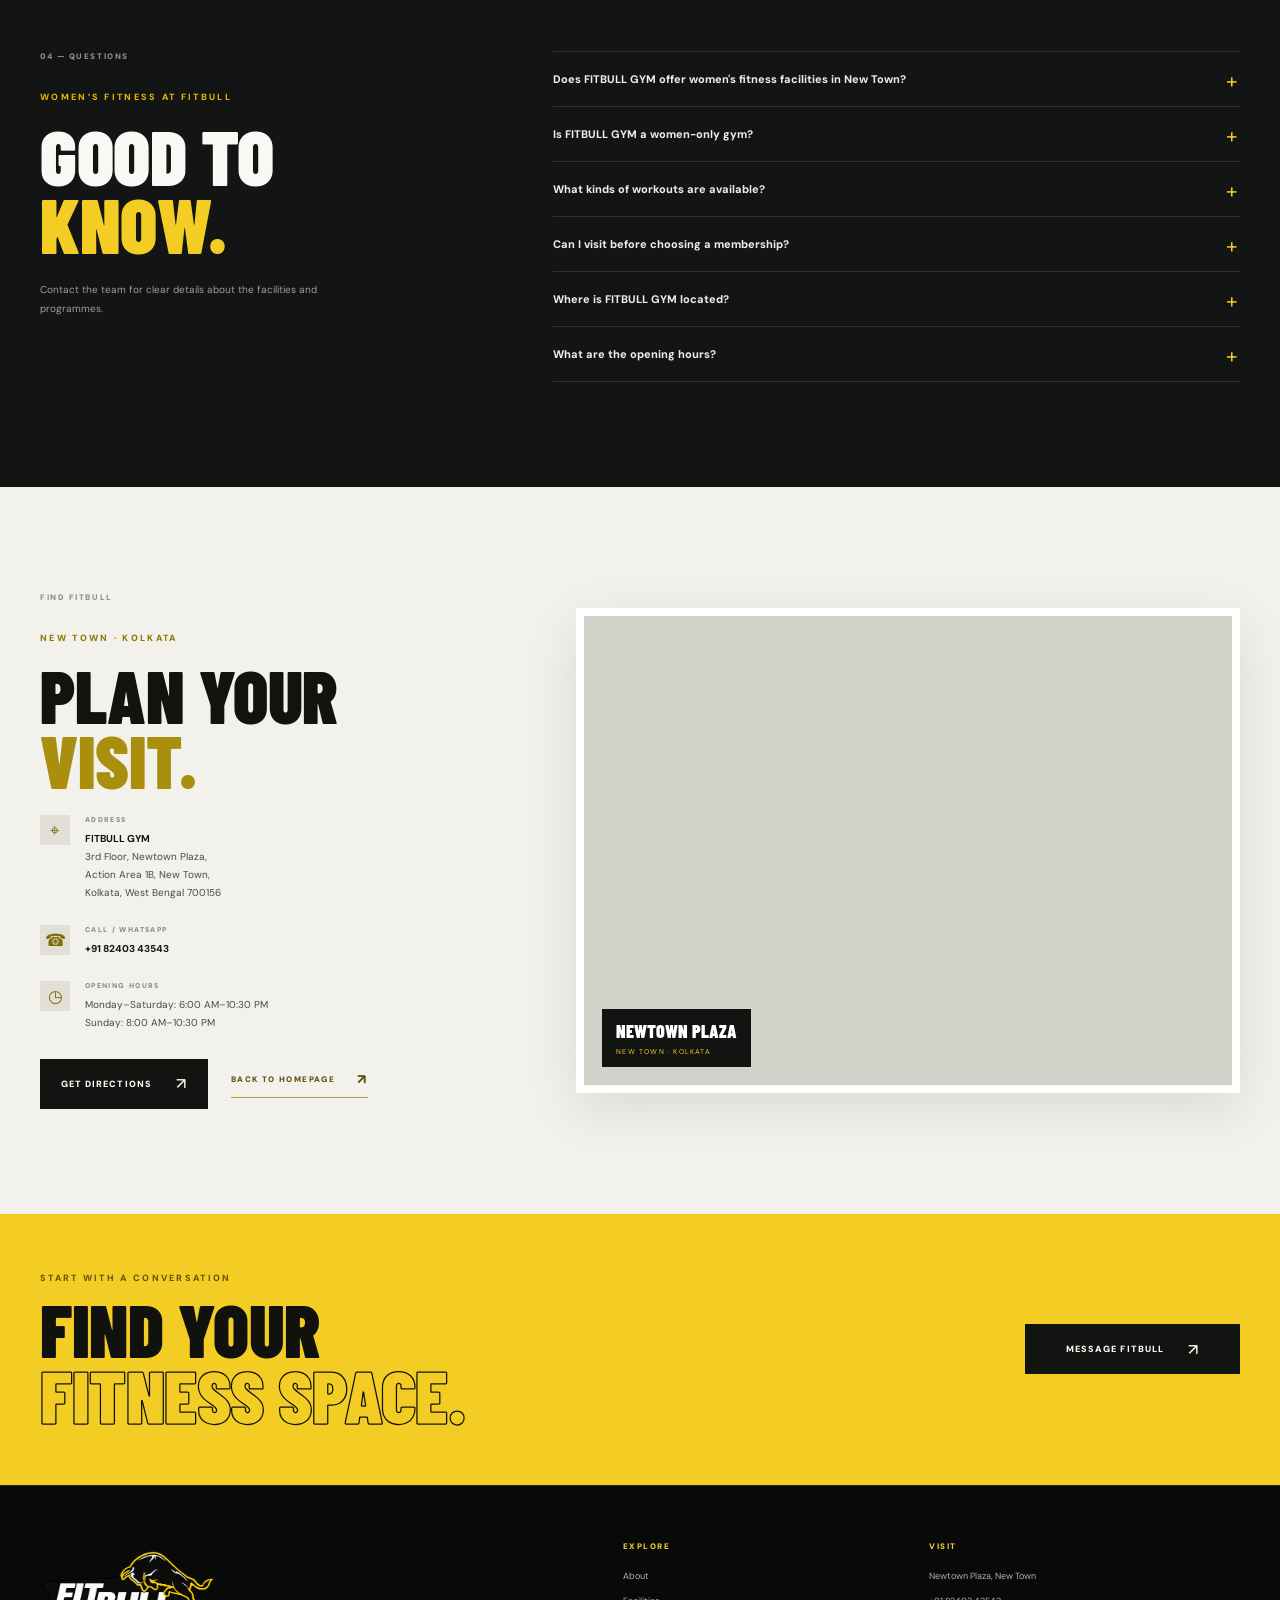
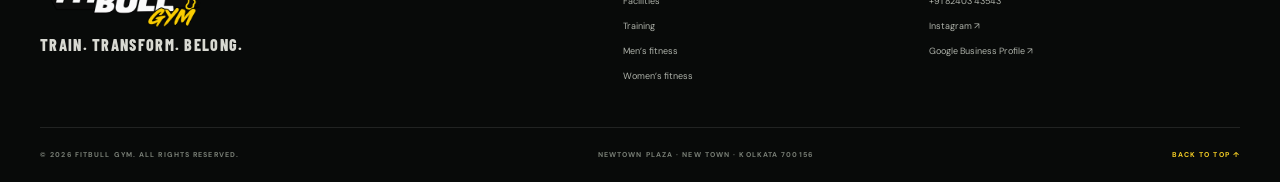
<file: womens-fitness-new-town.html>
<!doctype html>
<html lang="en-IN">
<head>
  <meta charset="utf-8">
  <meta name="viewport" content="width=device-width, initial-scale=1">
  <title>Women’s Fitness Facilities in New Town, Kolkata | FITBULL GYM</title>
  <meta name="description" content="Explore dedicated workout facilities and fitness programmes for women at FITBULL GYM, a unisex gym at Newtown Plaza, Action Area 1B, New Town, Kolkata.">
  <meta name="robots" content="index,follow,max-image-preview:large">
  <meta name="theme-color" content="#0a0b0b">
  <meta name="author" content="FITBULL GYM">
  <link rel="canonical" href="https://fitbullnewtown.github.io/womens-fitness-new-town.html">
  <meta property="og:type" content="website">
  <meta property="og:locale" content="en_IN">
  <meta property="og:site_name" content="FITBULL GYM">
  <meta property="og:title" content="Women’s Fitness Facilities in New Town, Kolkata | FITBULL GYM">
  <meta property="og:description" content="Explore dedicated workout facilities and fitness programmes for women at FITBULL GYM, a unisex gym at Newtown Plaza, Action Area 1B, New Town, Kolkata.">
  <meta property="og:url" content="https://fitbullnewtown.github.io/womens-fitness-new-town.html">
  <meta property="og:image" content="https://fitbullnewtown.github.io/assets/gym-floor.webp">
  <meta name="twitter:card" content="summary_large_image">
  <meta name="twitter:title" content="Women’s Fitness Facilities in New Town, Kolkata | FITBULL GYM">
  <meta name="twitter:description" content="Explore dedicated workout facilities and fitness programmes for women at FITBULL GYM, a unisex gym at Newtown Plaza, Action Area 1B, New Town, Kolkata.">
  <meta name="twitter:image" content="https://fitbullnewtown.github.io/assets/gym-floor.webp">
  <link rel="icon" type="image/png" href="assets/fitbull-logo.png">
  <link rel="preconnect" href="https://fonts.googleapis.com">
  <link rel="preconnect" href="https://fonts.gstatic.com" crossorigin>
  <link rel="preload" as="image" href="assets/gym-floor.webp" fetchpriority="high">
  <link href="https://fonts.googleapis.com/css2?family=Barlow+Condensed:wght@500;600;700;800;900&amp;family=DM+Sans:wght@400;500;600;700;800&amp;display=swap" rel="stylesheet">
  <link rel="stylesheet" href="style.css">
  <script type="application/ld+json">
{
    "@context": "https://schema.org",
    "@graph": [
        {
            "@type": "WebPage",
            "@id": "https://fitbullnewtown.github.io/womens-fitness-new-town.html#webpage",
            "url": "https://fitbullnewtown.github.io/womens-fitness-new-town.html",
            "name": "Women’s Fitness Facilities in New Town, Kolkata | FITBULL GYM",
            "description": "Explore dedicated workout facilities and fitness programmes for women at FITBULL GYM, a unisex gym at Newtown Plaza, Action Area 1B, New Town, Kolkata.",
            "inLanguage": "en-IN",
            "about": {
                "@id": "https://fitbullnewtown.github.io/#gym"
            },
            "mainEntity": {
                "@type": "Service",
                "name": "Women’s fitness facilities and programmes",
                "description": "Dedicated workout facilities and fitness programmes for women within FITBULL GYM, a unisex gym and fitness centre in New Town, Kolkata.",
                "provider": {
                    "@id": "https://fitbullnewtown.github.io/#gym"
                },
                "areaServed": {
                    "@type": "Place",
                    "name": "New Town, Kolkata, West Bengal, India"
                }
            },
            "breadcrumb": {
                "@id": "https://fitbullnewtown.github.io/womens-fitness-new-town.html#breadcrumb"
            }
        },
        {
            "@type": "BreadcrumbList",
            "@id": "https://fitbullnewtown.github.io/womens-fitness-new-town.html#breadcrumb",
            "itemListElement": [
                {
                    "@type": "ListItem",
                    "position": 1,
                    "name": "Home",
                    "item": "https://fitbullnewtown.github.io/"
                },
                {
                    "@type": "ListItem",
                    "position": 2,
                    "name": "Women’s Fitness",
                    "item": "https://fitbullnewtown.github.io/womens-fitness-new-town.html"
                }
            ]
        }
    ]
}
  </script>
</head><body>
  <a class="skip-link" href="#main">Skip to content</a>
  <div class="announcement-bar">
    <div class="container announcement-inner">
      <span><i class="status-dot"></i> FITNESS IN THE HEART OF NEW TOWN</span>
      <span class="announcement-right">MON–SAT 6:00 AM–10:30 PM <b>·</b> SUN 8:00 AM–10:30 PM</span>
    </div>
  </div>
  <header class="header" id="top">
    <div class="container header-inner">
      <a class="brand" href="index.html" aria-label="FITBULL GYM home"><img src="assets/fitbull-logo.png" alt="FITBULL GYM logo" width="196" height="98"></a>
      <button class="nav-toggle" type="button" aria-label="Open navigation" aria-expanded="false" aria-controls="primary-nav"><span></span><span></span></button>
      <nav class="nav" id="primary-nav" aria-label="Primary navigation">
        <a href="index.html#about">ABOUT</a>
        <a href="index.html#facilities">FACILITIES</a>
        <a href="mens-fitness-new-town.html">MEN’S FITNESS</a>
        <a href="womens-fitness-new-town.html">WOMEN’S FITNESS</a>
        <a href="index.html#visit">FIND US</a>
        <a class="nav-cta" href="https://wa.me/918240343543?text=Hi%20FITBULL%20GYM,%20please%20share%20details%20about%20the%20dedicated%20women’s%20fitness%20facilities%20and%20programmes." target="_blank" rel="noopener">ENQUIRE <span>↗</span></a>
      </nav>
    </div>
  </header>
  <main id="main">
    <section class="hero" aria-labelledby="hero-title">
      <div class="hero-image" role="img" aria-label="Workout floor and fitness equipment at FITBULL GYM in New Town"></div>
      <div class="hero-vignette"></div><div class="hero-grain"></div>
      <div class="container hero-layout">
        <div class="hero-copy reveal">
          <div class="eyebrow"><span class="eyebrow-line"></span> WOMEN’S FITNESS · NEW TOWN, KOLKATA</div>
          <h1 id="hero-title">WOMEN’S FITNESS<br><em>IN NEW TOWN.</em></h1>
          <p class="hero-lead">Dedicated workout facilities and fitness programmes at FITBULL GYM.</p>
          <p class="hero-description">FITBULL GYM is a unisex fitness centre at Newtown Plaza, Action Area 1B, with dedicated workout facilities and fitness programmes for women within its 7,000+ sq. ft. training facility.</p>
          <div class="hero-actions">
            <a class="button button-yellow" href="https://wa.me/918240343543?text=Hi%20FITBULL%20GYM%2C%20please%20share%20details%20about%20women%27s%20fitness%20facilities%20and%20programmes." target="_blank" rel="noopener">ASK ABOUT WOMEN’S FITNESS <span>↗</span></a>
            <a class="button button-ghost" href="index.html#facilities">EXPLORE THE GYM <span>↓</span></a>
          </div>
          <div class="hero-address"><span class="location-mark">⌖</span><span>3RD FLOOR, NEWTOWN PLAZA<br><small>ACTION AREA 1B · NEW TOWN · KOLKATA 700156</small></span></div>
        </div>
        <aside class="hero-feature reveal" aria-label="FITBULL GYM facility details">
          <span class="feature-index">FITBULL GYM</span><strong>7,000<span>+</span></strong>
          <span class="feature-caption">SQ. FT. WORKOUT AREA</span><div class="feature-rule"></div>
          <p>A unisex fitness centre with dedicated workout facilities and programmes for women.</p>
          <a href="index.html#about">ABOUT FITBULL <span>↗</span></a>
        </aside>
      </div>
      <div class="hero-bottom container"><span>FITBULL GYM</span><span class="hero-bottom-line"></span><span>TRAIN · TRANSFORM · BELONG</span></div>
    </section>

    <section class="section about" id="about-womens-fitness">
      <div class="container about-layout">
        <div class="section-aside reveal"><span class="section-index">01 — WOMEN’S FITNESS</span><span class="aside-line"></span><span class="aside-note">NEW TOWN<br>KOLKATA</span></div>
        <div class="about-text reveal">
          <div class="eyebrow dark-eyebrow">A FITNESS SPACE FOR WOMEN</div>
          <h2>TRAIN WITH<br><em>CONFIDENCE.</em></h2>
          <p class="lead-copy">Dedicated workout facilities and fitness programmes within a unisex gym.</p>
          <p>Located on the 3rd Floor of Newtown Plaza in Action Area 1B, FITBULL GYM provides dedicated workout facilities and fitness programmes for women. The gym operates as a unisex fitness centre, bringing its training areas, modern equipment and trainer support together at one New Town location.</p>
          <p>Women comparing ladies’ gym options in New Town can contact the FITBULL team to understand the facilities and programmes currently available, including the arrangements that best match their training preferences.</p>
          <a class="underlined-link" href="https://wa.me/918240343543?text=Hi%20FITBULL%20GYM%2C%20I%27d%20like%20to%20know%20about%20women%27s%20fitness." target="_blank" rel="noopener">CONTACT FITBULL <span>↗</span></a>
        </div>
        <div class="about-visual reveal">
          <img src="assets/gym-treadmills.webp" alt="Cardio workout area at FITBULL GYM in New Town, Kolkata" width="723" height="538" loading="lazy">
          <div class="photo-stamp"><span>FITBULL</span><b>NEW TOWN</b></div>
          <div class="visual-caption"><span>THE WORKOUT FLOOR</span><span>FITNESS FACILITIES</span></div>
        </div>
      </div>
    </section>

    <section class="facilities section-dark" id="available-training">
      <div class="container">
        <div class="section-heading reveal">
          <div><span class="section-index">02 — TRAINING ENVIRONMENT</span><div class="eyebrow">SPACE, EQUIPMENT AND SUPPORT</div><h2>BUILT FOR<br><em>YOUR ROUTINE.</em></h2></div>
          <p>FITBULL GYM brings together a large workout area, modern equipment and practical member facilities in New Town.</p>
        </div>
        <div class="facility-grid">
          <article class="facility-card facility-card-large reveal"><div class="facility-top"><span>01</span><span class="facility-icon">▦</span></div><div><h3>DEDICATED<br>WOMEN’S FITNESS</h3><p>Dedicated workout facilities and fitness programmes for women within a unisex gym.</p></div><span class="facility-arrow">↗</span></article>
          <article class="facility-card reveal"><div class="facility-top"><span>02</span><span class="facility-icon">✳</span></div><div><h3>STRENGTH &amp;<br>WEIGHT TRAINING</h3><p>Resistance-based training using modern gym equipment.</p></div><span class="facility-arrow">↗</span></article>
          <article class="facility-card reveal"><div class="facility-top"><span>03</span><span class="facility-icon">◎</span></div><div><h3>CARDIO<br>TRAINING</h3><p>Cardio workouts to support stamina and general fitness.</p></div><span class="facility-arrow">↗</span></article>
          <article class="facility-card reveal"><div class="facility-top"><span>04</span><span class="facility-icon">⌁</span></div><div><h3>FUNCTIONAL<br>FITNESS</h3><p>Training that works on strength, mobility, balance and coordination.</p></div><span class="facility-arrow">↗</span></article>
          <article class="facility-card reveal"><div class="facility-top"><span>05</span><span class="facility-icon">◎</span></div><div><h3>TRAINER<br>SUPPORT</h3><p>Ask the team about available trainer guidance and programme arrangements.</p></div><span class="facility-arrow">↗</span></article>
        </div>
      </div>
    </section>

    <section class="training section" id="before-you-visit">
      <div class="container training-layout">
        <div class="training-intro reveal"><span class="section-index">03 — PLAN YOUR VISIT</span><div class="eyebrow dark-eyebrow">GET THE DETAILS FIRST</div><h2>ASK THE<br><em>RIGHT QUESTIONS.</em></h2><p>If you are comparing women's fitness and ladies’ gym options in New Town, a visit is the best way to understand how the facilities and programmes work.</p><a class="button button-dark" href="https://wa.me/918240343543?text=Hi%20FITBULL%20GYM%2C%20I%27d%20like%20to%20arrange%20a%20visit%20and%20ask%20about%20women%27s%20fitness." target="_blank" rel="noopener">ASK ABOUT THE FACILITIES <span>↗</span></a></div>
        <div class="training-list reveal">
          <div class="training-item"><span>01</span><div><h3>DEDICATED FACILITIES</h3><p>Ask the team to explain the dedicated workout facilities available for women.</p></div><b>↗</b></div>
          <div class="training-item"><span>02</span><div><h3>PROGRAMME OPTIONS</h3><p>Confirm which fitness programmes are currently available and how to join them.</p></div><b>↗</b></div>
          <div class="training-item"><span>03</span><div><h3>TRAINER SUPPORT</h3><p>Ask about trainer guidance, personal training arrangements and membership inclusions.</p></div><b>↗</b></div>
          <div class="training-item"><span>04</span><div><h3>MEMBER AMENITIES</h3><p>See the workout area and check practical amenities such as showers, lockers and steam bath.</p></div><b>↗</b></div>
          <div class="training-item"><span>05</span><div><h3>MEMBERSHIP &amp; TIMINGS</h3><p>Confirm current membership terms and visit during the hours that suit your routine.</p></div><b>↗</b></div>
        </div>
      </div>
    </section>

    <section class="faq section-dark" id="women-faq">
      <div class="container faq-layout">
        <div class="faq-title reveal"><span class="section-index">04 — QUESTIONS</span><div class="eyebrow">WOMEN’S FITNESS AT FITBULL</div><h2>GOOD TO<br><em>KNOW.</em></h2><p>Contact the team for clear details about the facilities and programmes.</p></div>
        <div class="faq-list reveal">
          <details><summary>Does FITBULL GYM offer women's fitness facilities in New Town?</summary><p>Yes. FITBULL GYM provides dedicated workout facilities and fitness programmes for women at Newtown Plaza, Action Area 1B, New Town, Kolkata.</p></details>
          <details><summary>Is FITBULL GYM a women-only gym?</summary><p>No. FITBULL GYM is a unisex gym. It also provides dedicated workout facilities and fitness programmes for women.</p></details>
          <details><summary>What kinds of workouts are available?</summary><p>FITBULL GYM offers strength and weight training, cardio, functional fitness and personal training options. Contact the team to ask about available programme arrangements.</p></details>
          <details><summary>Can I visit before choosing a membership?</summary><p>Contact FITBULL GYM to arrange a visit, see the facility and ask about current membership options and available women's fitness arrangements.</p></details>
          <details><summary>Where is FITBULL GYM located?</summary><p>FITBULL GYM is on the 3rd Floor of Newtown Plaza, Action Area 1B, New Town, Kolkata, West Bengal 700156.</p></details>
          <details><summary>What are the opening hours?</summary><p>Monday to Saturday: 6:00 AM to 10:30 PM. Sunday: 8:00 AM to 10:30 PM.</p></details>
        </div>
      </div>
    </section>
    <section class="visit section" id="visit">
      <div class="container visit-layout">
        <div class="visit-copy reveal"><span class="section-index">FIND FITBULL</span><div class="eyebrow dark-eyebrow">NEW TOWN · KOLKATA</div><h2>PLAN YOUR<br><em>VISIT.</em></h2>
          <div class="visit-detail"><span class="detail-icon">⌖</span><div><small>ADDRESS</small><p><strong>FITBULL GYM</strong><br>3rd Floor, Newtown Plaza,<br>Action Area 1B, New Town,<br>Kolkata, West Bengal 700156</p></div></div>
          <div class="visit-detail"><span class="detail-icon">☎</span><div><small>CALL / WHATSAPP</small><p><a href="tel:+918240343543">+91 82403 43543</a></p></div></div>
          <div class="visit-detail"><span class="detail-icon">◷</span><div><small>OPENING HOURS</small><p>Monday–Saturday: 6:00 AM–10:30 PM<br>Sunday: 8:00 AM–10:30 PM</p></div></div>
          <div class="visit-actions"><a class="button button-dark" href="https://www.google.com/maps/search/?api=1&query=FITBULL%20GYM%20Newtown%20Plaza%20Action%20Area%201B%20New%20Town%20Kolkata%20700156" target="_blank" rel="noopener">GET DIRECTIONS <span>↗</span></a><a class="underlined-link" href="index.html">BACK TO HOMEPAGE <span>↗</span></a></div>
        </div>
        <div class="visit-map reveal"><iframe title="Map to FITBULL GYM, Newtown Plaza, New Town, Kolkata" src="https://www.google.com/maps?q=FITBULL%20GYM%2C%20Newtown%20Plaza%2C%20Action%20Area%201B%2C%20New%20Town%2C%20Kolkata%20700156&amp;output=embed" loading="lazy" referrerpolicy="no-referrer-when-downgrade" allowfullscreen></iframe><div class="map-caption"><span>NEWTOWN PLAZA</span><span>NEW TOWN · KOLKATA</span></div></div>
      </div>
    </section>
    <section class="final-cta"><div class="container final-cta-inner reveal"><div><span class="eyebrow">START WITH A CONVERSATION</span><h2>FIND YOUR<br><em>FITNESS SPACE.</em></h2></div><a class="button button-black" href="https://wa.me/918240343543?text=Hi%20FITBULL%20GYM%2C%20please%20share%20details%20about%20women%27s%20fitness%20facilities." target="_blank" rel="noopener">MESSAGE FITBULL <span>↗</span></a></div></section>
  </main>
  <footer class="footer">
    <div class="container footer-main">
      <div class="footer-brand"><img src="assets/fitbull-logo.png" alt="FITBULL GYM" width="196" height="98" loading="lazy"><p>TRAIN. TRANSFORM. BELONG.</p></div>
      <div class="footer-column"><span>EXPLORE</span><a href="index.html#about">About</a><a href="index.html#facilities">Facilities</a><a href="index.html#training">Training</a><a href="mens-fitness-new-town.html">Men’s fitness</a><a href="womens-fitness-new-town.html">Women’s fitness</a></div>
      <div class="footer-column"><span>VISIT</span><a href="index.html#visit">Newtown Plaza, New Town</a><a href="tel:+918240343543">+91 82403 43543</a><a href="https://www.instagram.com/fitbullnewtown/" target="_blank" rel="noopener">Instagram ↗</a><a href="https://share.google/8PywxiM51nOMdU942" target="_blank" rel="noopener">Google Business Profile ↗</a></div>
    </div>
    <div class="container footer-bottom"><span>© <span id="year">2026</span> FITBULL GYM. ALL RIGHTS RESERVED.</span><span>NEWTOWN PLAZA · NEW TOWN · KOLKATA 700156</span><a href="#top">BACK TO TOP ↑</a></div>
  </footer>
  <a class="floating-whatsapp" href="https://wa.me/918240343543?text=Hi%20FITBULL%20GYM,%20I%20would%20like%20to%20know%20about%20membership%20and%20training%20options." target="_blank" rel="noopener" aria-label="Chat with FITBULL GYM on WhatsApp"><span class="wa-glyph">WA</span><span class="wa-label">CHAT WITH US</span></a>
  <script src="script.js" defer></script>
</body>
</html>
</file>
<file: style.css>
:root{--ink:#090a0a;--ink-2:#101212;--panel:#171a19;--panel-2:#1d201f;--paper:#f2f1ec;--paper-2:#e7e5de;--yellow:#f4cd24;--yellow-2:#e4b900;--white:#f8f8f5;--muted:#9b9f9c;--line:rgba(255,255,255,.13);--dark-line:rgba(0,0,0,.16);--font-body:'DM Sans',Arial,sans-serif;--font-display:'Barlow Condensed',Impact,sans-serif;--container:1200px}
*{box-sizing:border-box}html{scroll-behavior:smooth;scroll-padding-top:100px}body{margin:0;background:var(--ink);color:var(--white);font-family:var(--font-body);font-size:14px;-webkit-font-smoothing:antialiased}img{max-width:100%;display:block}a{color:inherit;text-decoration:none}button{font:inherit}.container{width:min(var(--container),calc(100% - 56px));margin-inline:auto}.skip-link{position:absolute;left:14px;top:-60px;z-index:100;background:var(--yellow);color:#111;padding:12px 18px;font-weight:800}.skip-link:focus{top:12px}.announcement-bar{height:31px;background:var(--yellow);color:#13130e;font-size:9px;font-weight:800;letter-spacing:1.1px}.announcement-inner{height:100%;display:flex;justify-content:space-between;align-items:center}.announcement-right{font-size:8px;letter-spacing:1.25px}.announcement-right b{padding:0 9px}.status-dot{display:inline-block;width:6px;height:6px;background:#15150e;border-radius:50%;margin-right:7px;vertical-align:1px}.header{position:sticky;top:0;z-index:40;background:rgba(9,10,10,.94);backdrop-filter:blur(14px);border-bottom:1px solid rgba(255,255,255,.09);transition:box-shadow .25s}.header.scrolled{box-shadow:0 12px 40px #0008}.header-inner{height:88px;display:flex;align-items:center;justify-content:space-between}.brand{width:185px;display:flex;align-items:center}.brand img{width:100%;height:75px;object-fit:contain}.nav{display:flex;align-items:center;gap:29px}.nav>a:not(.nav-cta){font-size:9px;font-weight:800;letter-spacing:1.15px;color:#d0d1cb;transition:color .2s}.nav>a:not(.nav-cta):hover,.nav>a.active{color:var(--yellow)}.nav-cta{display:inline-flex;align-items:center;gap:25px;background:var(--yellow);color:#10110e;padding:15px 19px;font-size:9px;font-weight:900;letter-spacing:1.15px;transition:background .2s,transform .2s}.nav-cta:hover{background:#ffe15c;transform:translateY(-2px)}.nav-toggle{display:none;width:43px;height:40px;border:1px solid #5a5c58;background:none;align-items:center;justify-content:center;flex-direction:column;gap:6px;cursor:pointer}.nav-toggle span{width:17px;height:1px;background:white;display:block}
.hero{min-height:690px;height:min(790px,calc(100svh - 119px));max-height:850px;position:relative;overflow:hidden;background:#101211}.hero-image{position:absolute;inset:0;background:url('assets/gym-floor.webp') center 51%/cover no-repeat;transform:scale(1.035);animation:heroSettle 1.3s ease both}.hero-vignette{position:absolute;inset:0;background:linear-gradient(90deg,rgba(4,6,5,.97) 0%,rgba(4,6,5,.89) 34%,rgba(4,6,5,.42) 69%,rgba(4,6,5,.21) 100%),linear-gradient(0deg,rgba(4,6,5,.86) 0%,transparent 34%,rgba(4,6,5,.15) 100%)}.hero-grain{position:absolute;inset:0;opacity:.12;pointer-events:none;background-image:url("data:image/svg+xml,%3Csvg viewBox='0 0 180 180' xmlns='http://www.w3.org/2000/svg'%3E%3Cfilter id='n'%3E%3CfeTurbulence type='fractalNoise' baseFrequency='.9' numOctaves='3' stitchTiles='stitch'/%3E%3C/filter%3E%3Crect width='100%25' height='100%25' filter='url(%23n)' opacity='.22'/%3E%3C/svg%3E")}.hero-layout{position:relative;z-index:2;height:100%;display:grid;grid-template-columns:minmax(0,1fr) 285px;gap:50px;align-items:center;padding-top:12px}.hero-copy{max-width:700px;padding-bottom:12px}.eyebrow{margin:0 0 20px;color:var(--yellow-2);font-size:9px;font-weight:800;letter-spacing:2.3px;line-height:1.5}.eyebrow-line{display:inline-block;width:27px;height:2px;background:var(--yellow);margin:0 10px 3px 0}.hero h1,h2,h3{font-family:var(--font-display);text-transform:uppercase;line-height:.88;margin:0;letter-spacing:-.5px}.hero h1{font-size:clamp(82px,10vw,142px);font-weight:900;letter-spacing:-1px}.hero h1 em,h2 em{font-style:normal;color:var(--yellow)}.hero-lead{margin:28px 0 10px;font-size:clamp(16px,1.6vw,20px);font-weight:700;color:#f1f1eb;letter-spacing:-.25px}.hero-description{max-width:540px;color:#c1c5bf;font-size:12px;line-height:1.9;margin:0}.hero-actions{display:flex;gap:12px;flex-wrap:wrap;margin-top:29px}.button{min-height:50px;display:inline-flex;align-items:center;justify-content:center;gap:24px;padding:0 21px;font-size:9px;letter-spacing:1.05px;font-weight:900;transition:transform .2s,background .2s,color .2s,border .2s}.button span{font-size:16px;font-weight:500}.button:hover{transform:translateY(-3px)}.button-yellow{background:var(--yellow);color:#11120f}.button-yellow:hover{background:#ffdf4a}.button-ghost{border:1px solid rgba(255,255,255,.55);color:white}.button-ghost:hover{border-color:var(--yellow);color:var(--yellow)}.hero-address{display:flex;gap:12px;align-items:center;margin-top:55px;color:#f4f4f0;font-size:9px;font-weight:800;letter-spacing:1px;line-height:1.7}.location-mark{font-size:27px;color:var(--yellow)}.hero-address small{color:#a6aaa3;font-size:8px;letter-spacing:1.15px}.hero-feature{align-self:end;margin-bottom:81px;padding:24px 23px 22px;border:1px solid rgba(255,255,255,.23);background:rgba(10,12,11,.72);backdrop-filter:blur(8px);box-shadow:0 20px 70px #0005}.feature-index{display:block;color:#b7bbb4;font-size:8px;letter-spacing:1.6px;font-weight:800}.hero-feature>strong{display:block;margin:15px 0 0;font-family:var(--font-display);font-size:74px;line-height:.9;font-weight:900;letter-spacing:-2px}.hero-feature>strong span{color:var(--yellow)}.feature-caption{font-size:8px;font-weight:900;letter-spacing:1.5px;color:#d2d4cf}.feature-rule{height:1px;background:var(--yellow);width:38px;margin:23px 0 14px}.hero-feature p{margin:0;color:#b1b5ae;font-size:10px;line-height:1.8}.hero-feature>a{display:flex;justify-content:space-between;margin-top:22px;padding-top:14px;border-top:1px solid rgba(255,255,255,.13);color:var(--yellow);font-size:8px;letter-spacing:1.2px;font-weight:900}.hero-bottom{position:absolute;z-index:2;left:50%;bottom:18px;transform:translateX(-50%);display:flex;align-items:center;gap:14px;color:#d8d9d4;font-size:8px;letter-spacing:1.5px;font-weight:800}.hero-bottom-line{height:1px;background:rgba(244,205,36,.75);width:48px}.quick-facts{background:#0e100f;border-bottom:1px solid var(--line)}.facts-grid{min-height:113px;display:grid;grid-template-columns:repeat(3,1fr) 1.3fr;align-items:center}.fact{min-height:55px;padding:0 26px;border-right:1px solid var(--line);display:flex;flex-direction:column;justify-content:center}.fact:first-child{padding-left:0}.fact-number{font-family:var(--font-display);font-size:42px;font-weight:800;line-height:.9;letter-spacing:-.5px}.fact-number>span{color:var(--yellow)}.small-unit{font-family:var(--font-body)!important;font-size:10px!important;letter-spacing:1px;margin-left:5px;color:var(--yellow)}.fact-label{font-size:8px;letter-spacing:1.2px;color:#a4a8a1;font-weight:800;margin-top:7px}.fact-message{border:0;padding-left:30px;font-family:var(--font-display);font-weight:800;font-size:22px;line-height:.98}.fact-message em{font-style:normal;color:var(--yellow)}
.section{padding:112px 0}.about{background:var(--paper);color:#11130f}.about-layout{display:grid;grid-template-columns:135px minmax(0,1.08fr) minmax(330px,.92fr);gap:44px;align-items:center}.section-aside{align-self:stretch;display:flex;flex-direction:column;align-items:flex-start}.section-index{font-size:8px;letter-spacing:1.55px;font-weight:900;color:#8c9089}.aside-line{width:1px;height:92px;background:var(--yellow-2);margin:23px 0}.aside-note{font-family:var(--font-display);font-size:16px;font-weight:800;line-height:.98;color:#737870;letter-spacing:.5px}.dark-eyebrow{color:#8e7600}.about-text h2,.section-heading h2,.training-intro h2,.reviews-heading h2,.visit-copy h2,.faq-title h2{font-size:clamp(56px,6vw,84px);font-weight:900;letter-spacing:-.5px}.about-text h2 em{color:#b3980f}.lead-copy{font-size:18px;font-weight:700;line-height:1.45;max-width:440px;margin:25px 0 14px;letter-spacing:-.3px}.about-text>p:not(.eyebrow):not(.lead-copy){max-width:490px;color:#666d65;font-size:11px;line-height:2;margin:0}.underlined-link{display:inline-flex;gap:22px;align-items:center;margin-top:25px;padding-bottom:9px;border-bottom:1px solid #b7a235;color:#5e510f;font-size:8px;letter-spacing:1.4px;font-weight:900}.underlined-link span{font-size:14px}.about-visual{position:relative;min-height:410px;background:#d6d5cd}.about-visual img{width:100%;height:410px;object-fit:cover;object-position:44% center}.photo-stamp{position:absolute;top:17px;left:17px;background:var(--yellow);color:#10110d;padding:12px 14px;display:flex;flex-direction:column;line-height:1}.photo-stamp span{font-family:var(--font-display);font-size:18px;font-weight:900;letter-spacing:1px}.photo-stamp b{font-size:7px;letter-spacing:1.5px;margin-top:5px}.visual-caption{position:absolute;left:0;right:0;bottom:0;padding:13px 16px;background:rgba(8,9,8,.82);display:flex;justify-content:space-between;color:#e2e2dc;font-size:8px;letter-spacing:1.3px;font-weight:800}
.section-dark{background:var(--ink-2);color:var(--white)}.facilities{padding:105px 0 112px;background:linear-gradient(130deg,#0d100f,#171a18 58%,#101211)}.section-heading{display:flex;align-items:flex-end;justify-content:space-between;gap:50px;margin-bottom:49px}.section-heading .section-index,.reviews-heading .section-index,.faq-title .section-index{display:block;margin-bottom:28px}.section-heading .eyebrow,.reviews-heading .eyebrow,.faq-title .eyebrow{margin-bottom:18px}.section-heading h2{font-size:clamp(56px,6vw,82px)}.section-heading>p{max-width:330px;margin:0 0 5px;color:#a5aaa2;font-size:11px;line-height:1.9}.facility-grid{display:grid;grid-template-columns:1.18fr 1fr 1fr;grid-template-rows:repeat(2,minmax(210px,1fr));gap:13px}.facility-card{position:relative;min-height:210px;padding:23px 24px 25px;background:linear-gradient(145deg,#222624,#171a18 66%);border:1px solid rgba(255,255,255,.1);display:flex;flex-direction:column;justify-content:space-between;overflow:hidden;transition:transform .25s,border-color .25s,background .25s}.facility-card:before{content:"";position:absolute;width:160px;height:160px;border:1px solid rgba(244,205,36,.12);border-radius:50%;right:-85px;bottom:-95px;transition:transform .35s}.facility-card:hover{transform:translateY(-5px);border-color:rgba(244,205,36,.65);background:linear-gradient(145deg,#282c29,#171a18)}.facility-card:hover:before{transform:scale(1.4)}.facility-card-large{grid-row:span 2;min-height:433px;background:linear-gradient(150deg,#39300f 0%,#1d201c 55%,#151816 100%)}.facility-card-large:after{content:"";position:absolute;inset:auto -60px -55px auto;width:280px;height:280px;border:1px solid rgba(244,205,36,.17);border-radius:50%;box-shadow:0 0 0 32px rgba(244,205,36,.025),0 0 0 68px rgba(244,205,36,.018)}.facility-top{display:flex;align-items:center;justify-content:space-between;color:#858a82;font-size:9px;font-weight:800;letter-spacing:1.4px}.facility-icon{font-size:26px;color:var(--yellow);font-weight:400}.facility-card h3{font-size:34px;font-weight:900;letter-spacing:.1px}.facility-card-large h3{font-size:54px}.facility-card p{max-width:300px;margin:12px 0 0;color:#adb2ab;font-size:10px;line-height:1.85}.facility-arrow{position:absolute;right:23px;bottom:22px;color:var(--yellow);font-size:15px}
.training{background:var(--paper-2);color:#11130f;padding:110px 0}.training-layout{display:grid;grid-template-columns:.86fr 1.14fr;gap:110px;align-items:center}.training-intro .section-index{display:block;margin-bottom:32px}.training-intro .eyebrow{margin-bottom:18px}.training-intro h2{font-size:clamp(56px,6vw,83px)}.training-intro h2 em{color:#ab900e}.training-intro>p:not(.eyebrow){max-width:410px;color:#6c716b;font-size:11px;line-height:1.9;margin:22px 0 26px}.button-dark{background:#111411;color:#f7f7f1}.button-dark:hover,.button-black:hover{background:#343831}.training-list{border-top:1px solid var(--dark-line)}.training-item{display:grid;grid-template-columns:43px 1fr 18px;gap:12px;align-items:center;padding:24px 0;border-bottom:1px solid var(--dark-line)}.training-item>span{font-size:9px;font-weight:800;color:#9d8c36}.training-item h3{font-family:var(--font-body);font-size:11px;font-weight:900;letter-spacing:.7px;line-height:1.4}.training-item p{font-size:10px;color:#777e76;line-height:1.65;margin:5px 0 0}.training-item>b{font-size:16px;font-weight:400;color:#95801a;transition:transform .2s}.training-item:hover>b{transform:translate(3px,-3px)}
.reviews{padding:105px 0 100px;background:#0d0f0e}.reviews-heading{display:flex;justify-content:space-between;align-items:flex-end;gap:40px;margin-bottom:40px}.reviews-heading h2{font-size:clamp(53px,5.8vw,78px)}.rating-panel{min-width:245px;padding:20px 22px;border:1px solid rgba(244,205,36,.5);background:linear-gradient(145deg,rgba(244,205,36,.11),rgba(255,255,255,.02))}.rating-stars{color:var(--yellow);font-size:17px;letter-spacing:3px}.rating-score{font-family:var(--font-display);font-weight:900;font-size:56px;line-height:.95;margin-top:10px}.rating-score span{font-family:var(--font-body);font-size:15px;color:#a6aaa2;margin-left:4px}.rating-label{color:#a8aca5;font-size:8px;letter-spacing:1.8px;font-weight:900;margin-top:5px}.rating-panel>a{display:block;margin-top:18px;padding-top:13px;border-top:1px solid rgba(255,255,255,.13);font-size:8px;letter-spacing:1.1px;font-weight:900;color:var(--yellow)}.review-grid{display:grid;grid-template-columns:repeat(3,1fr);gap:13px}.review-card{min-height:240px;padding:23px;background:#171a18;border:1px solid rgba(255,255,255,.1);display:flex;flex-direction:column;transition:transform .25s,border-color .25s}.review-card:hover{transform:translateY(-4px);border-color:rgba(244,205,36,.5)}.review-card-featured{background:linear-gradient(145deg,#282515,#191b18);border-color:rgba(244,205,36,.4)}.review-card-top{display:flex;align-items:center;justify-content:space-between}.google-g{width:26px;height:26px;background:#f5f5f1;border-radius:50%;display:grid;place-items:center;font-size:17px;font-weight:900;color:#4285f4}.review-stars{font-size:12px;color:var(--yellow);letter-spacing:2px}.review-card blockquote{margin:24px 0 auto;color:#e4e6e0;font-size:14px;line-height:1.75;font-weight:500}.review-meta{display:flex;justify-content:space-between;margin-top:25px;padding-top:13px;border-top:1px solid rgba(255,255,255,.12);color:#888e85;font-size:7px;letter-spacing:1.2px;font-weight:900}.reviews-foot{margin-top:25px;display:flex;align-items:center;justify-content:space-between;gap:25px}.reviews-foot>p{max-width:470px;margin:0;color:#929890;font-size:9px;line-height:1.8}.review-actions{display:flex;align-items:center;gap:21px;flex-wrap:wrap}.text-button{font-size:8px;letter-spacing:1.2px;font-weight:900;color:#e4e6df}.text-button:hover{color:var(--yellow)}
.visit{background:var(--paper);color:#11130f;padding:105px 0}.visit-layout{display:grid;grid-template-columns:.82fr 1.18fr;gap:75px;align-items:center}.visit-copy>.section-index{display:block;margin-bottom:30px}.visit-copy .eyebrow{margin-bottom:18px}.visit-copy h2{font-size:clamp(54px,5.7vw,78px)}.visit-copy h2 em{color:#a98f0d}.visit-detail{display:flex;gap:15px;margin-top:23px;align-items:flex-start}.detail-icon{width:30px;height:30px;display:grid;place-items:center;background:#e1dfd6;color:#7f6c0a;font-size:17px;flex:0 0 30px}.visit-detail small{display:block;color:#888d84;font-size:7px;letter-spacing:1.35px;font-weight:900;margin-bottom:6px}.visit-detail p{margin:0;color:#464b44;font-size:10px;line-height:1.8}.visit-detail p strong{color:#10120f}.visit-detail p a{font-weight:800;color:#171a16}.visit-actions{display:flex;gap:23px;align-items:center;flex-wrap:wrap;margin-top:27px}.visit-actions .underlined-link{margin:0}.visit-map{height:485px;position:relative;background:#d2d2ca;border:8px solid #fff;box-shadow:0 16px 50px rgba(16,18,14,.1)}.visit-map iframe{width:100%;height:100%;border:0;filter:grayscale(.75) contrast(.92)}.map-caption{position:absolute;left:18px;bottom:18px;padding:11px 14px;background:#111410;color:#fff;display:flex;flex-direction:column;gap:5px}.map-caption span:first-child{font-family:var(--font-display);font-size:18px;font-weight:900}.map-caption span:last-child{font-size:7px;letter-spacing:1.2px;color:var(--yellow)}
.faq{padding:105px 0;background:#121513}.faq-layout{display:grid;grid-template-columns:.75fr 1.25fr;gap:100px;align-items:start}.faq-title .section-index{display:block;margin-bottom:30px}.faq-title .eyebrow{margin-bottom:18px}.faq-title h2{font-size:clamp(56px,6vw,82px)}.faq-title>p{max-width:300px;color:#9ca29a;font-size:10px;line-height:1.9;margin-top:22px}.faq-list details{border-bottom:1px solid rgba(255,255,255,.13);padding:20px 0}.faq-list details:first-child{border-top:1px solid rgba(255,255,255,.13)}.faq-list summary{position:relative;list-style:none;cursor:pointer;padding-right:30px;font-size:11px;font-weight:800;color:#ecede8}.faq-list summary::-webkit-details-marker{display:none}.faq-list summary:after{content:'+';position:absolute;right:2px;top:-5px;color:var(--yellow);font-size:21px;font-weight:400}.faq-list details[open] summary:after{content:'−'}.faq-list details p{max-width:680px;color:#a5aba2;font-size:10px;line-height:1.9;margin:14px 0 0}.final-cta{padding:58px 0;background:var(--yellow);color:#11120e}.final-cta-inner{display:flex;align-items:center;justify-content:space-between;gap:30px}.final-cta .eyebrow{display:block;margin-bottom:11px;color:#64530b}.final-cta h2{font-family:var(--font-display);font-size:clamp(48px,5.8vw,76px);font-weight:900;line-height:.88}.final-cta h2 em{font-style:normal;color:transparent;-webkit-text-stroke:1.25px #11120e}.button-black{background:#111411;color:#f7f7f1;min-width:215px}.footer{background:#080a09;border-top:1px solid rgba(255,255,255,.1)}.footer-main{display:grid;grid-template-columns:1.5fr .7fr .9fr;gap:65px;padding:55px 0 45px}.footer-brand img{width:174px;height:88px;object-fit:contain}.footer-brand p{font-family:var(--font-display);font-weight:800;letter-spacing:1.3px;font-size:16px;color:#d8d9d2;margin:6px 0}.footer-column{display:flex;flex-direction:column;gap:13px}.footer-column>span{color:var(--yellow);font-size:8px;letter-spacing:1.5px;font-weight:900;margin-bottom:6px}.footer-column>a{font-size:9px;color:#aeb2aa;transition:color .2s}.footer-column>a:hover{color:var(--yellow)}.footer-bottom{min-height:55px;border-top:1px solid rgba(255,255,255,.1);display:flex;align-items:center;justify-content:space-between;gap:20px;color:#797f76;font-size:7px;letter-spacing:1.1px;font-weight:700}.footer-bottom a{color:var(--yellow)}.floating-whatsapp{position:fixed;z-index:30;right:23px;bottom:22px;display:flex;align-items:center;gap:9px;border-radius:30px;padding:9px 16px 9px 10px;background:#d8f56a;color:#10140c;box-shadow:0 8px 30px #0007;border:1px solid rgba(0,0,0,.16);transition:transform .2s}.floating-whatsapp:hover{transform:translateY(-3px)}.wa-glyph{width:31px;height:31px;border-radius:50%;background:#17220c;color:#d8f56a;display:grid;place-items:center;font-size:8px;font-weight:900}.wa-label{font-size:8px;letter-spacing:.8px;font-weight:900}
.reveal{opacity:0;transform:translateY(18px);transition:opacity .65s ease,transform .65s ease}.reveal.is-visible{opacity:1;transform:translateY(0)}@keyframes heroSettle{from{transform:scale(1.07);opacity:.6}to{transform:scale(1.035);opacity:1}}
@media(max-width:1050px){.nav{gap:18px}.nav>a:not(.nav-cta){font-size:8px}.hero-layout{grid-template-columns:minmax(0,1fr) 245px;gap:27px}.about-layout{grid-template-columns:95px minmax(0,1fr) minmax(300px,.9fr);gap:28px}.training-layout{gap:65px}.visit-layout{gap:45px}.faq-layout{gap:60px}}
@media(max-width:760px){.container{width:calc(100% - 38px)}.announcement-inner{justify-content:center}.announcement-right{display:none}.header-inner{height:72px}.brand{width:145px}.brand img{height:64px}.nav-toggle{display:flex}.nav{position:absolute;display:none;top:72px;left:0;right:0;padding:13px 20px 21px;background:rgba(9,10,10,.98);border-bottom:1px solid rgba(255,255,255,.14);align-items:stretch;gap:0}.nav.open{display:flex;flex-direction:column}.nav>a:not(.nav-cta){padding:16px 5px;border-bottom:1px solid rgba(255,255,255,.09);font-size:9px}.nav-cta{margin-top:14px;justify-content:space-between}.hero{height:auto;min-height:720px;max-height:none}.hero-image{background-position:53% center}.hero-vignette{background:linear-gradient(90deg,rgba(4,6,5,.95),rgba(4,6,5,.64)),linear-gradient(0deg,rgba(4,6,5,.94) 0%,transparent 65%)}.hero-layout{display:flex;flex-direction:column;align-items:stretch;justify-content:center;gap:34px;padding-top:80px;padding-bottom:105px}.hero-copy{padding:0}.hero h1{font-size:clamp(70px,17vw,104px)}.hero-lead{font-size:16px;line-height:1.4;max-width:460px}.hero-description{font-size:11px}.hero-actions{flex-direction:column;align-items:stretch;max-width:340px}.hero-actions .button{width:100%}.hero-address{margin-top:34px}.hero-feature{align-self:flex-start;max-width:275px;width:100%;margin:0;padding:18px}.hero-feature>strong{font-size:62px}.hero-bottom{bottom:16px;font-size:7px;gap:9px}.hero-bottom-line{width:28px}.facts-grid{grid-template-columns:1fr 1fr;padding:22px 0;gap:20px 0}.fact{padding:0 13px;min-height:50px}.fact:nth-child(2){border-right:0}.fact:nth-child(3){padding-left:0}.fact-number{font-size:36px}.fact-message{padding-left:14px;font-size:18px}.section{padding:75px 0}.about-layout{grid-template-columns:1fr;gap:27px}.section-aside{flex-direction:row;align-items:center;gap:12px}.aside-line{height:1px;width:43px;margin:0}.aside-note{font-size:12px}.about-text h2,.section-heading h2,.training-intro h2,.reviews-heading h2,.visit-copy h2,.faq-title h2{font-size:clamp(55px,13vw,72px)}.lead-copy{font-size:16px}.about-visual{min-height:310px}.about-visual img{height:310px}.facilities{padding:77px 0}.section-heading{display:block;margin-bottom:33px}.section-heading>p{margin-top:21px;max-width:470px}.facility-grid{grid-template-columns:1fr 1fr;grid-template-rows:auto;gap:9px}.facility-card{min-height:205px;padding:17px}.facility-card-large{grid-column:span 2;grid-row:auto;min-height:280px}.facility-card h3{font-size:27px}.facility-card-large h3{font-size:40px}.facility-card p{font-size:9px}.facility-icon{font-size:22px}.training-layout{grid-template-columns:1fr;gap:38px}.training-intro>p:not(.eyebrow){max-width:480px}.training-item{grid-template-columns:32px 1fr 17px;padding:20px 0}.training-item h3{font-size:10px}.reviews{padding:77px 0}.reviews-heading{display:block}.rating-panel{margin-top:25px;max-width:270px}.review-grid{grid-template-columns:1fr;gap:10px}.review-card{min-height:190px}.review-card blockquote{font-size:13px}.reviews-foot{align-items:flex-start;flex-direction:column}.review-actions{width:100%;gap:18px}.review-actions .button{min-height:47px}.visit-layout{grid-template-columns:1fr;gap:37px}.visit-map{height:345px}.faq-layout{grid-template-columns:1fr;gap:24px}.faq-title>p{max-width:440px}.final-cta{padding:43px 0}.final-cta-inner{align-items:flex-start;flex-direction:column}.final-cta h2{font-size:55px}.button-black{width:100%;max-width:320px}.footer-main{grid-template-columns:1fr 1fr;gap:35px 20px;padding:42px 0 35px}.footer-brand{grid-column:1/-1}.footer-bottom{padding:17px 0;display:flex;align-items:flex-start;flex-direction:column;gap:9px}.floating-whatsapp{right:13px;bottom:13px}}
@media(max-width:380px){.container{width:calc(100% - 30px)}.hero h1{font-size:66px}.facility-card{padding:14px;min-height:195px}.facility-card h3{font-size:24px}.facility-card-large h3{font-size:36px}.fact-message{font-size:16px}.review-actions{align-items:stretch;flex-direction:column}.review-actions .button{width:100%}}
@media(prefers-reduced-motion:reduce){html{scroll-behavior:auto}*,*:before,*:after{animation:none!important;transition:none!important}.reveal{opacity:1;transform:none}}
</file>
